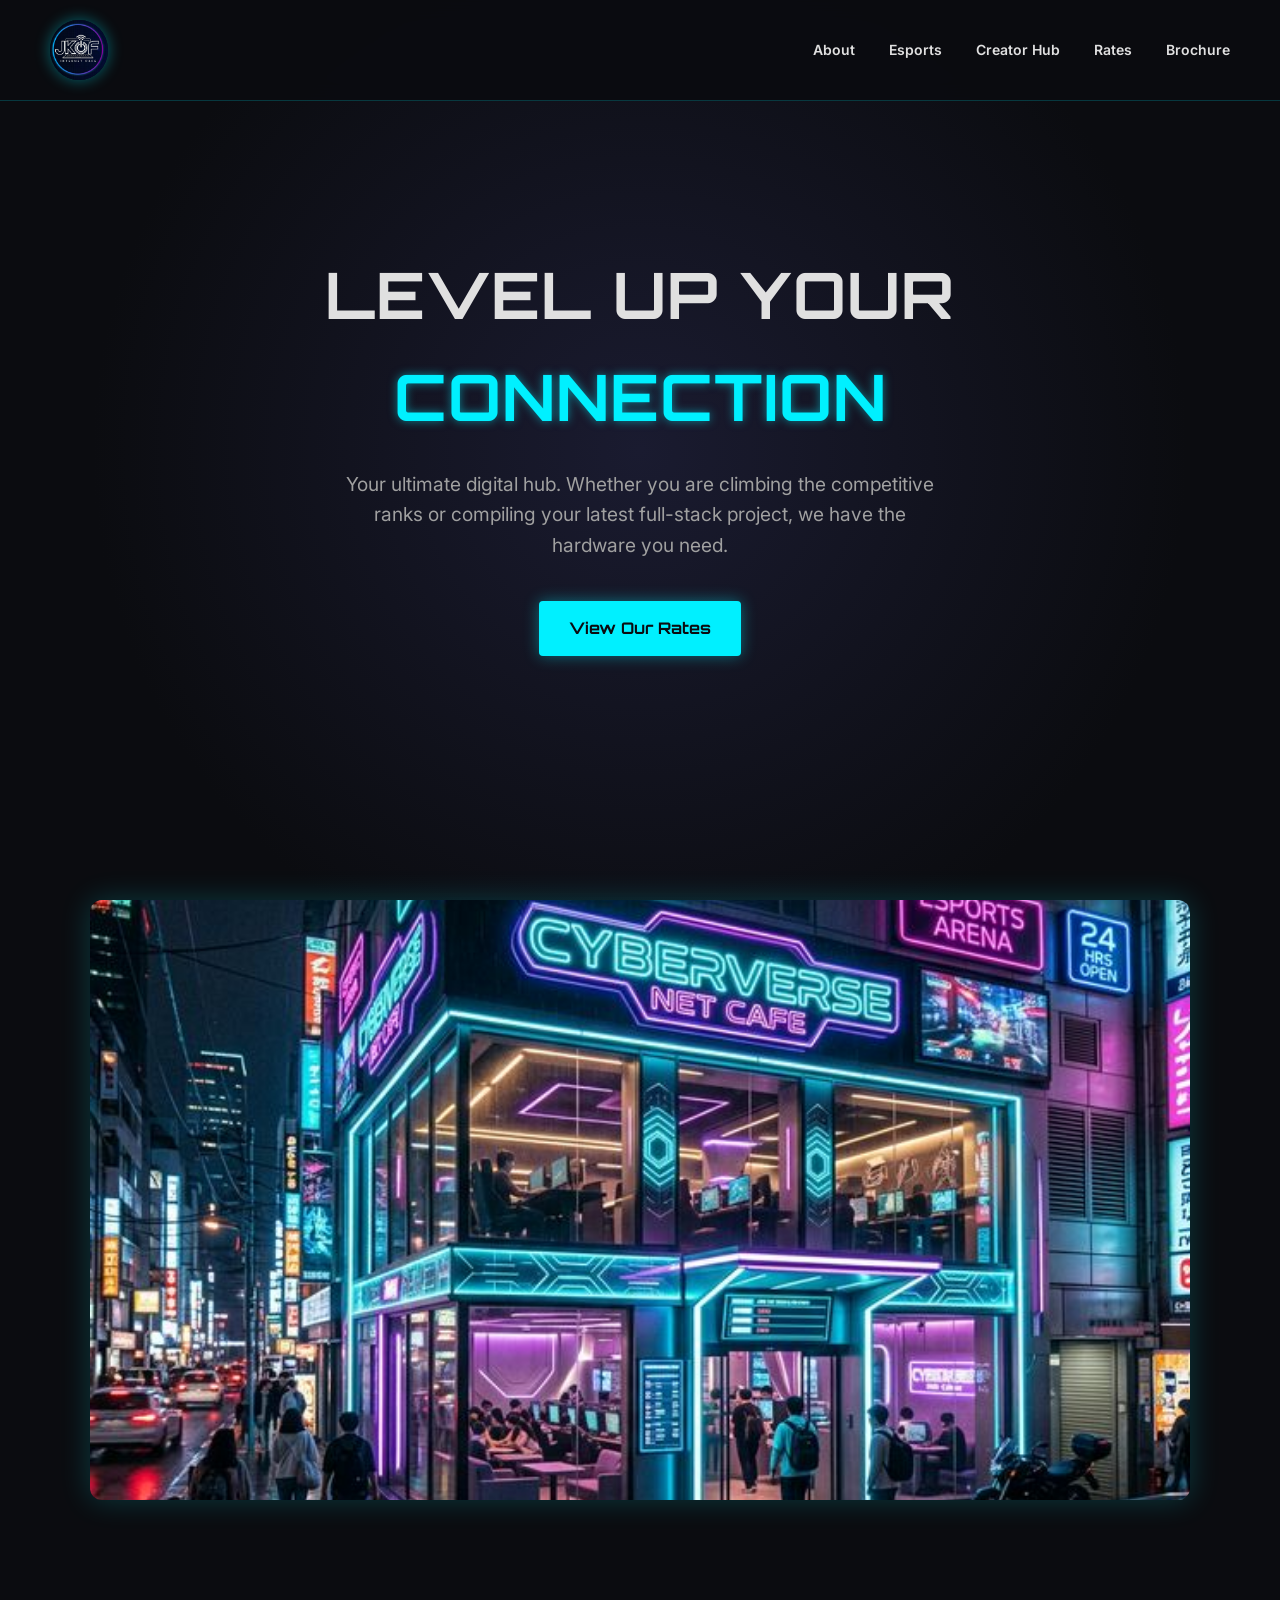
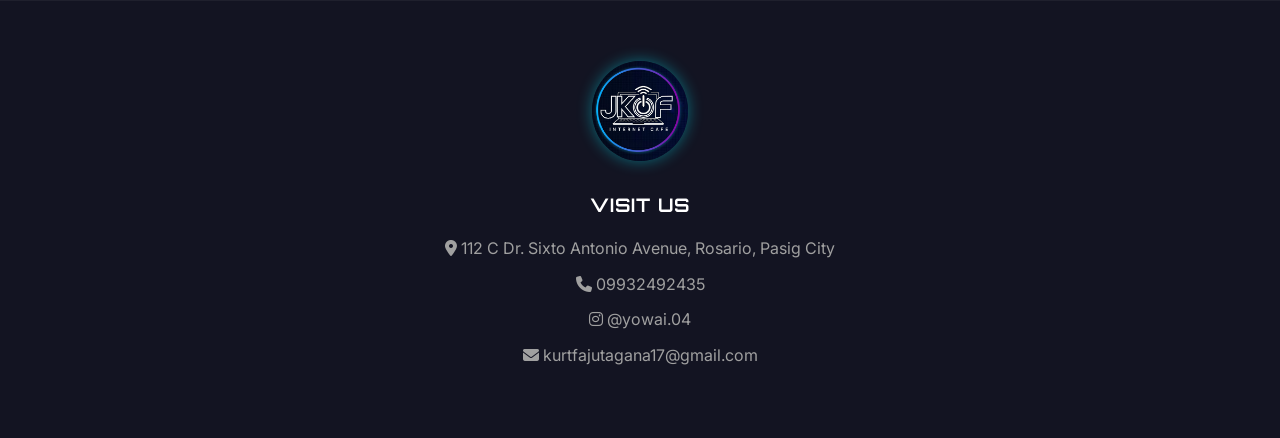
<file: index.html>
<!DOCTYPE html>
<html lang="en">

<head>
    <meta charset="UTF-8">
    <meta name="viewport" content="width=device-width, initial-scale=1.0">
    <title>JKOF Internet Cafe - Home</title>
    <link rel="icon" href="images/logo.jpg">
    <link href="https://fonts.googleapis.com/css2?family=Inter:wght@400;600&family=Orbitron:wght@700;900&display=swap"
        rel="stylesheet">
    <link rel="stylesheet" href="https://cdnjs.cloudflare.com/ajax/libs/font-awesome/6.4.0/css/all.min.css">
    <link rel="stylesheet" href="styles/style.css">
</head>

<body>

    <nav>
        <a href="index.html" class="logo">
            <img src="images/logo.jpg" alt="JKOF Internet Cafe" class="logo-img">
        </a>
        <div class="nav-links">
            <a href="components/about.html">About</a>
            <a href="components/arena.html">Esports</a>
            <a href="components/hub.html">Creator Hub</a>
            <a href="components/rates.html">Rates</a>
            <a href="components/brochure.html">Brochure</a>
        </div>
    </nav>

    <header class="hero">
        <h1>Level Up Your <br><span>Connection</span></h1>
        <p>Your ultimate digital hub. Whether you are climbing the competitive ranks or compiling your latest full-stack
            project, we have the hardware you need.</p>
        <a href="components/rates.html" class="btn">View Our Rates</a>
    </header>

    <section class="fade-in" style="padding-top: 0;">
        <img src="images/home-hero.png" alt="JKOF Internet Cafe Exterior"
            style="width: 100%; border-radius: 12px; box-shadow: 0 0 30px rgba(0, 240, 255, 0.2); object-fit: cover; max-height: 600px; display: block; margin: 0 auto;">
    </section>

    <footer>
        <div style="display: flex; justify-content: center; margin-bottom: 30px;">
            <a href="index.html" class="logo">
                <img src="images/logo.jpg" alt="JKOF Internet Cafe" class="logo-img" style="height: 100px;">
            </a>
        </div>
        <div class="footer-info">
            <h3 style="color: #fff; margin-bottom: 15px;">Visit us</h3>
            <p><i class="fas fa-map-marker-alt"></i> 112 C Dr. Sixto Antonio Avenue, Rosario, Pasig City</p>
            <p><i class="fas fa-phone"></i> 09932492435</p>
            <p><i class="fab fa-instagram"></i> @yowai.04</p>
            <p><i class="fas fa-envelope"></i> kurtfajutagana17@gmail.com</p>
        </div>
    </footer>

    <script>
        const observerOptions = {
            root: null,
            rootMargin: '0px',
            threshold: 0.15
        };

        const observer = new IntersectionObserver((entries, observer) => {
            entries.forEach(entry => {
                if (entry.isIntersecting) {
                    entry.target.classList.add('visible');
                    observer.unobserve(entry.target);
                }
            });
        }, observerOptions);

        document.querySelectorAll('.fade-in').forEach((element) => {
            observer.observe(element);
        });
    </script>
</body>

</html>
</file>
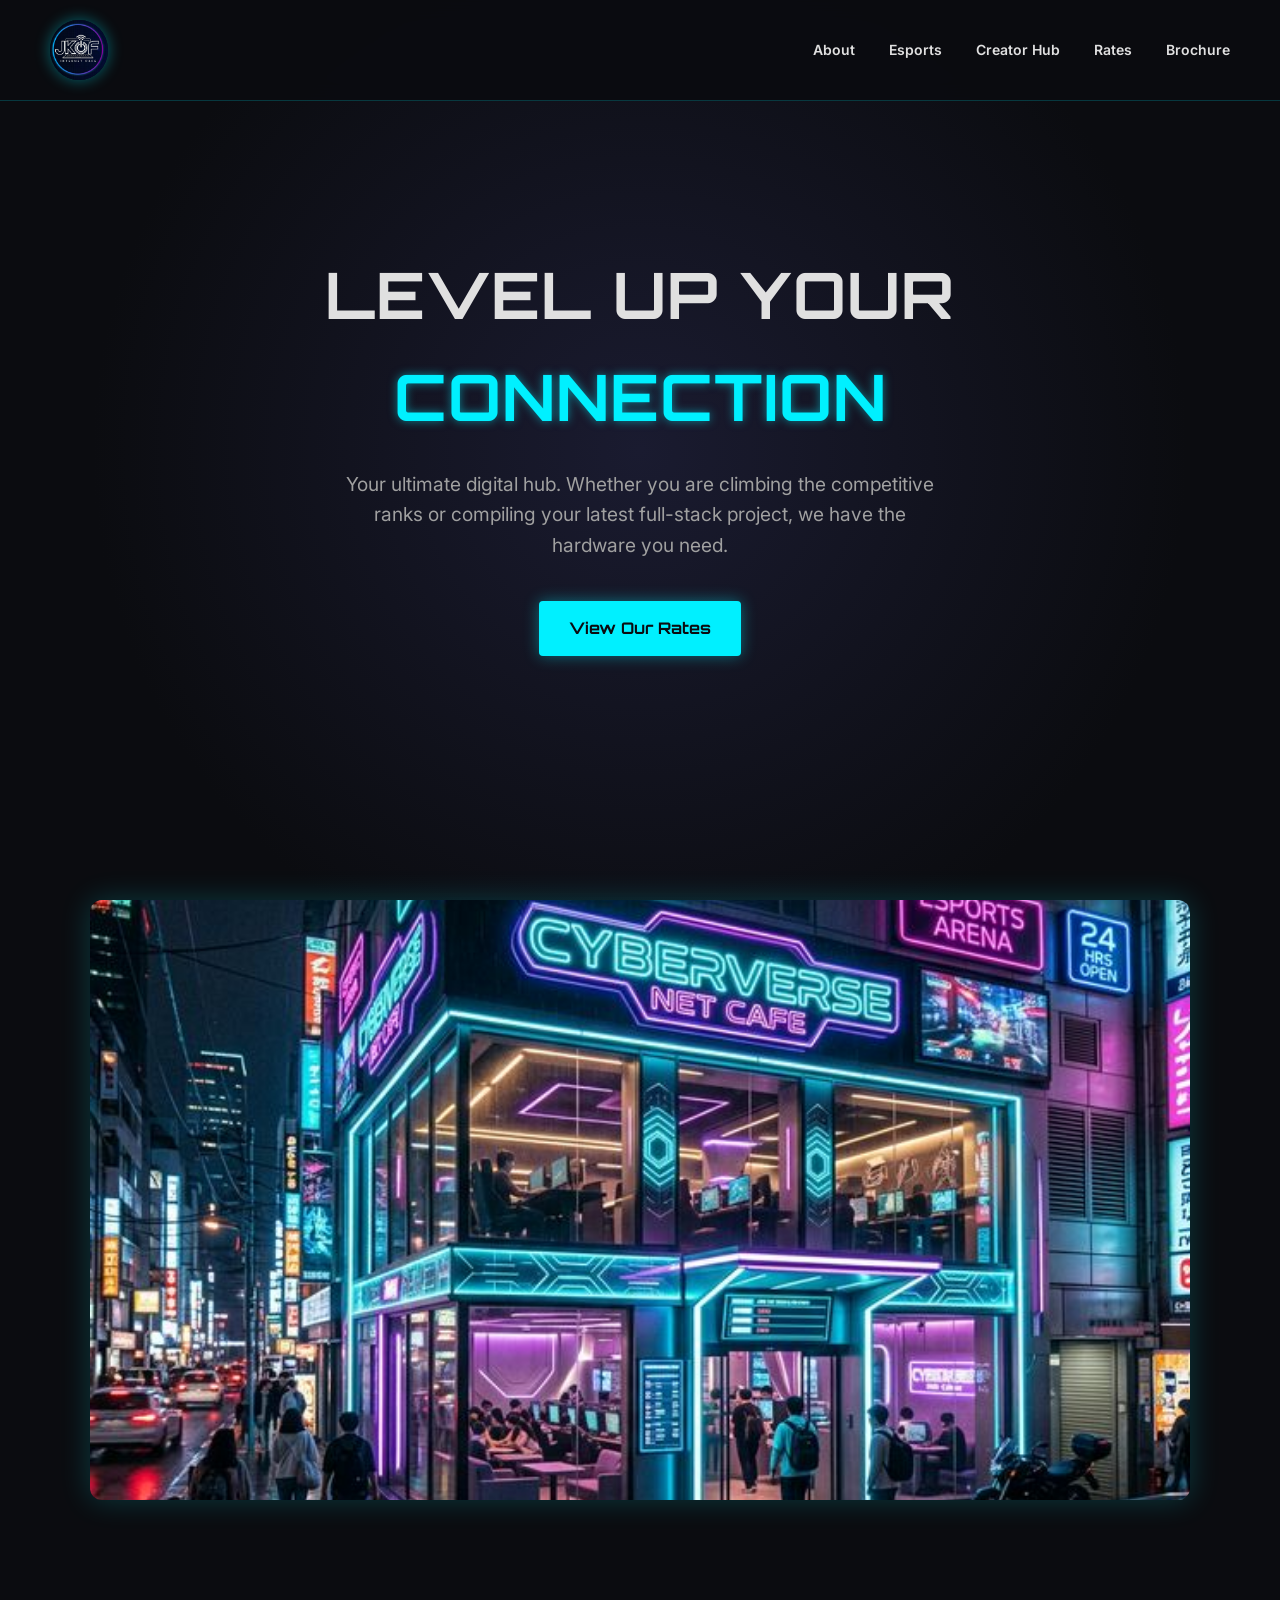
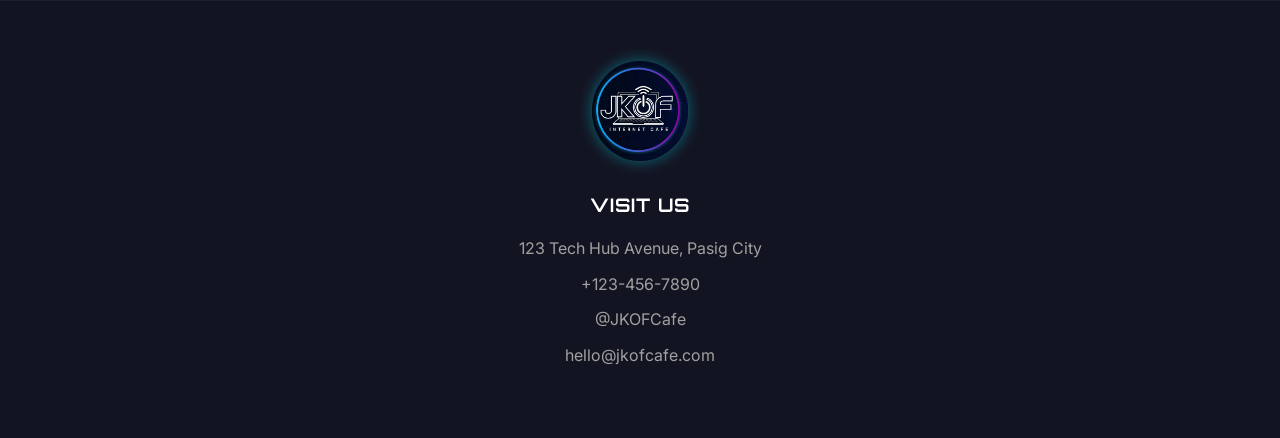
<file: components/index.html>
<!DOCTYPE html>
<html lang="en">

<head>
    <meta charset="UTF-8">
    <meta name="viewport" content="width=device-width, initial-scale=1.0">
    <title>JKOF Internet Cafe - Home</title>
    <link rel="icon" href="../images/logo.jpg">
    <link href="https://fonts.googleapis.com/css2?family=Inter:wght@400;600&family=Orbitron:wght@700;900&display=swap"
        rel="stylesheet">
    <link rel="stylesheet" href="../styles/style.css">
</head>

<body>

    <nav>
        <a href="index.html" class="logo">
            <img src="../images/logo.jpg" alt="JKOF Internet Cafe" class="logo-img">
        </a>
        <div class="nav-links">
            <a href="about.html">About</a>
            <a href="arena.html">Esports</a>
            <a href="hub.html">Creator Hub</a>
            <a href="rates.html">Rates</a>
            <a href="brochure.html">Brochure</a>
        </div>
    </nav>

    <header class="hero">
        <h1>Level Up Your <br><span>Connection</span></h1>
        <p>Your ultimate digital hub. Whether you are climbing the competitive ranks or compiling your latest full-stack
            project, we have the hardware you need.</p>
        <a href="rates.html" class="btn">View Our Rates</a>
    </header>

    <section class="fade-in" style="padding-top: 0;">
        <img src="../images/home-hero.png" alt="JKOF Internet Cafe Exterior"
            style="width: 100%; border-radius: 12px; box-shadow: 0 0 30px rgba(0, 240, 255, 0.2); object-fit: cover; max-height: 600px; display: block; margin: 0 auto;">
    </section>

    <footer>
        <div style="display: flex; justify-content: center; margin-bottom: 30px;">
            <a href="index.html" class="logo">
                <img src="../images/logo.jpg" alt="JKOF Internet Cafe" class="logo-img" style="height: 100px;">
            </a>
        </div>
        <div class="footer-info">
            <h3 style="color: #fff; margin-bottom: 15px;">Visit us</h3>
            <p>123 Tech Hub Avenue, Pasig City</p>
            <p>+123-456-7890</p>
            <p>@JKOFCafe</p>
            <p>hello@jkofcafe.com</p>
        </div>
    </footer>

    <script>
        const observerOptions = {
            root: null,
            rootMargin: '0px',
            threshold: 0.15
        };

        const observer = new IntersectionObserver((entries, observer) => {
            entries.forEach(entry => {
                if (entry.isIntersecting) {
                    entry.target.classList.add('visible');
                    observer.unobserve(entry.target);
                }
            });
        }, observerOptions);

        document.querySelectorAll('.fade-in').forEach((element) => {
            observer.observe(element);
        });
    </script>
</body>

</html>
</file>
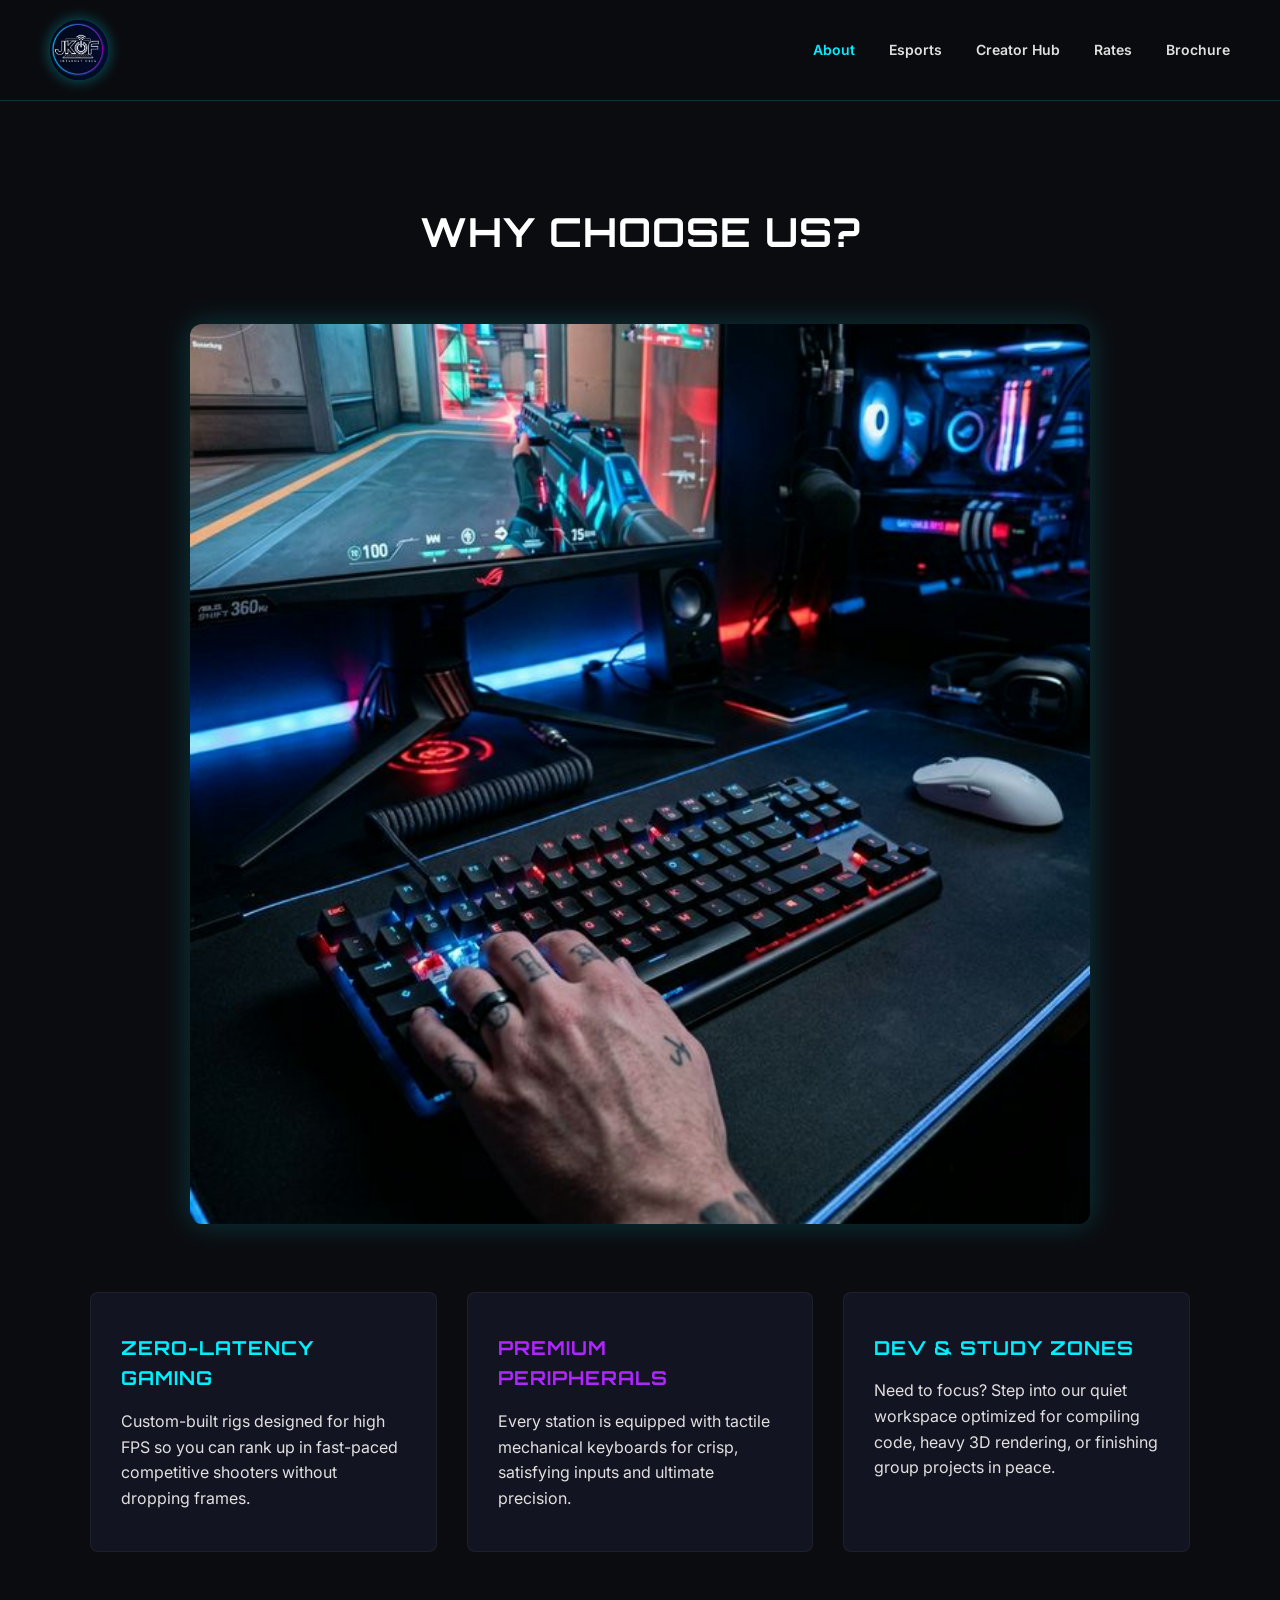
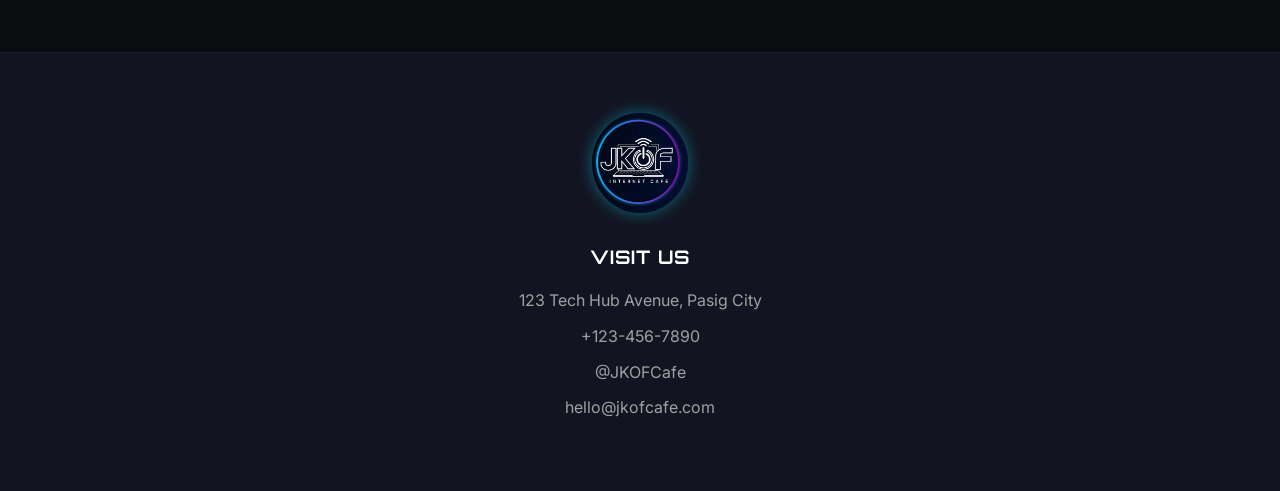
<file: about.html>
<!DOCTYPE html>
<html lang="en">

<head>
    <meta charset="UTF-8">
    <meta name="viewport" content="width=device-width, initial-scale=1.0">
    <title>JKOF Internet Cafe - About</title>
    <link rel="icon" href="logo.jpg">
    <link href="https://fonts.googleapis.com/css2?family=Inter:wght@400;600&family=Orbitron:wght@700;900&display=swap"
        rel="stylesheet">
    <link rel="stylesheet" href="style.css">
    <style>
        body {
            padding-top: 100px;
        }

        /* Offset nav */
    </style>
</head>

<body>

    <nav>
        <a href="index.html" class="logo">
            <img src="logo.jpg" alt="JKOF Internet Cafe" class="logo-img">
        </a>
        <div class="nav-links">
            <a href="about.html" style="color: var(--neon-cyan);">About</a>
            <a href="arena.html">Esports</a>
            <a href="hub.html">Creator Hub</a>
            <a href="rates.html">Rates</a>
            <a href="brochure.html">Brochure</a>
        </div>
    </nav>

    <section id="about" class="fade-in">
        <h2 class="section-title">Why Choose Us?</h2>

        <div style="margin-bottom: 60px; text-align: center;">
            <img src="about-gaming.png" alt="Premium Gaming Setup"
                style="width: 100%; max-width: 900px; border-radius: 12px; box-shadow: 0 0 30px rgba(0, 240, 255, 0.2);">
        </div>

        <div class="grid-3">
            <div class="card">
                <h3>ZERO-LATENCY GAMING</h3>
                <p>Custom-built rigs designed for high FPS so you can rank up in fast-paced competitive shooters without
                    dropping frames.</p>
            </div>
            <div class="card purple-border">
                <h3>PREMIUM PERIPHERALS</h3>
                <p>Every station is equipped with tactile mechanical keyboards for crisp, satisfying inputs and ultimate
                    precision.</p>
            </div>
            <div class="card">
                <h3>DEV & STUDY ZONES</h3>
                <p>Need to focus? Step into our quiet workspace optimized for compiling code, heavy 3D rendering, or
                    finishing group projects in peace.</p>
            </div>
        </div>
    </section>

    <footer>
        <div style="display: flex; justify-content: center; margin-bottom: 30px;">
            <a href="index.html" class="logo">
                <img src="logo.jpg" alt="JKOF Internet Cafe" class="logo-img" style="height: 100px;">
            </a>
        </div>
        <div class="footer-info">
            <h3 style="color: #fff; margin-bottom: 15px;">Visit us</h3>
            <p>123 Tech Hub Avenue, Pasig City</p>
            <p>+123-456-7890</p>
            <p>@JKOFCafe</p>
            <p>hello@jkofcafe.com</p>
        </div>
    </footer>

    <script>
        const observerOptions = {
            root: null,
            rootMargin: '0px',
            threshold: 0.15
        };

        const observer = new IntersectionObserver((entries, observer) => {
            entries.forEach(entry => {
                if (entry.isIntersecting) {
                    entry.target.classList.add('visible');
                    observer.unobserve(entry.target);
                }
            });
        }, observerOptions);

        document.querySelectorAll('.fade-in').forEach((element) => {
            observer.observe(element);
        });
    </script>
</body>

</html>
</file>
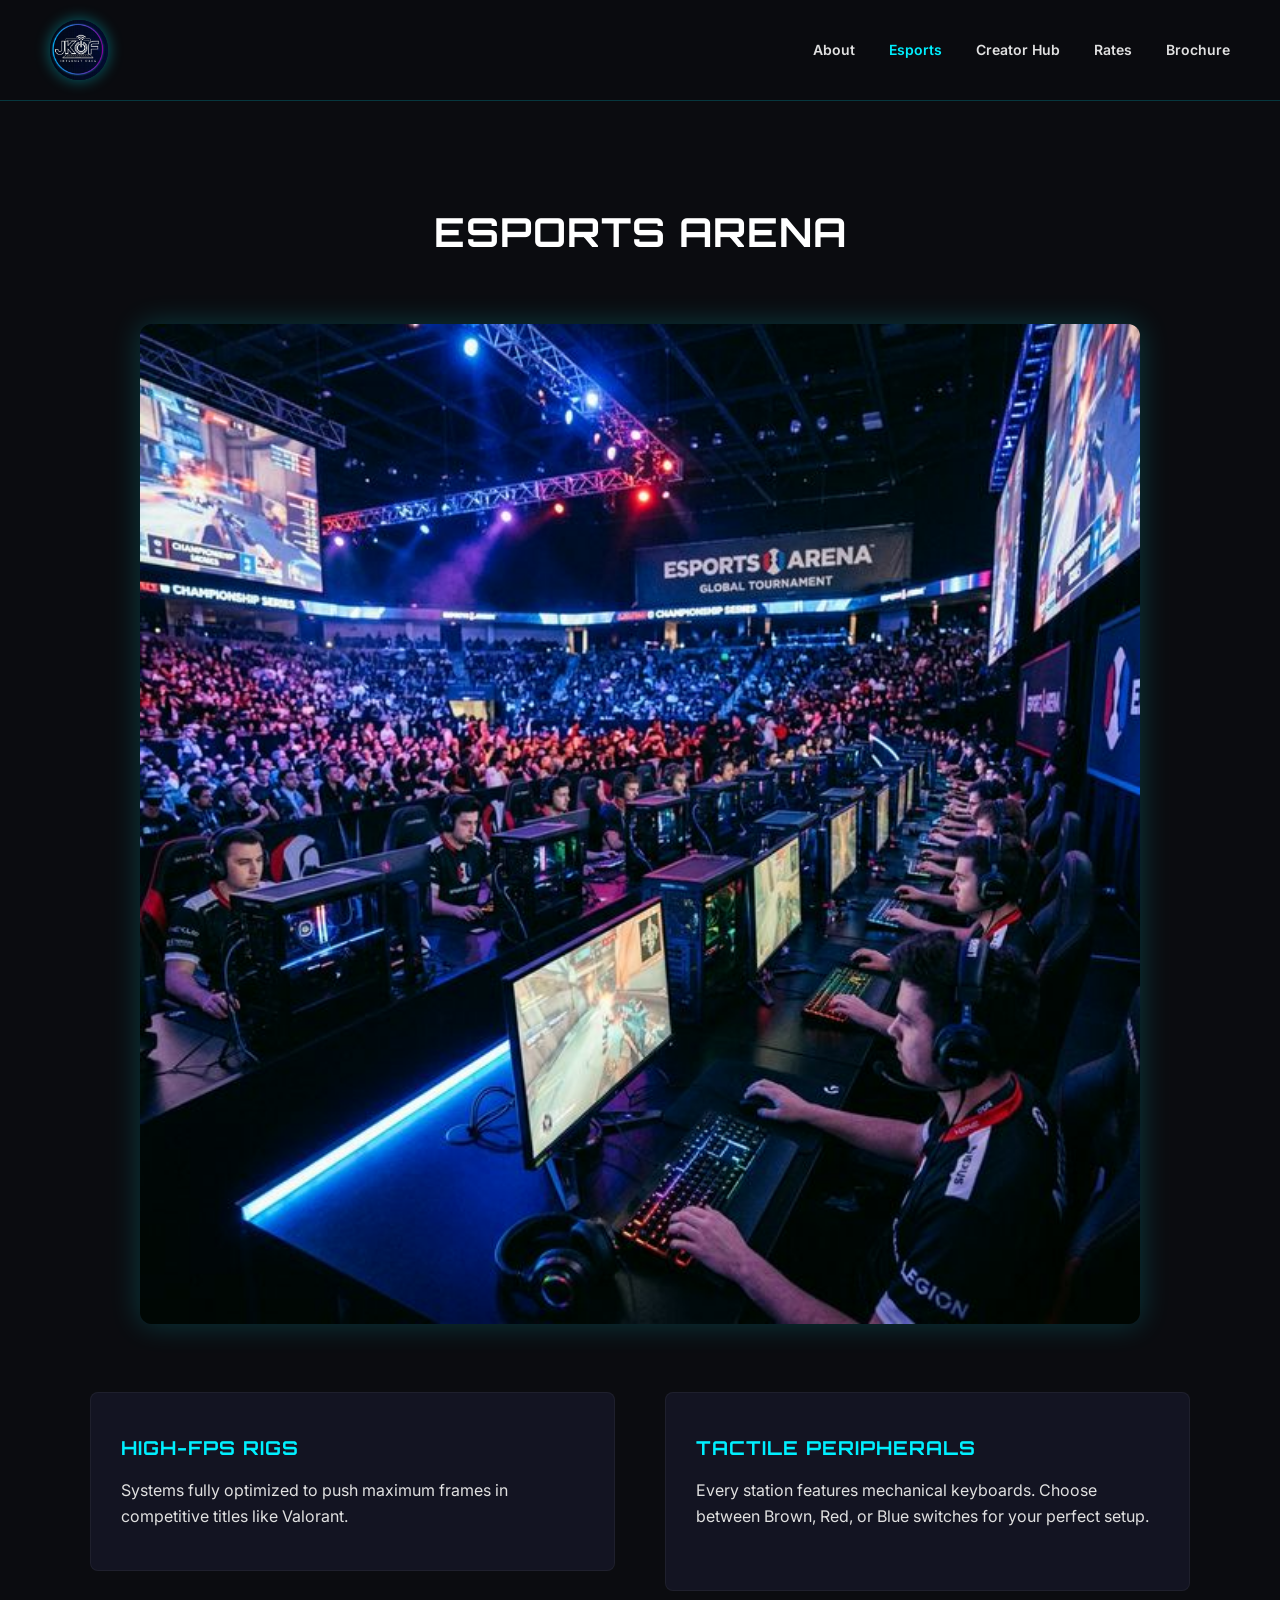
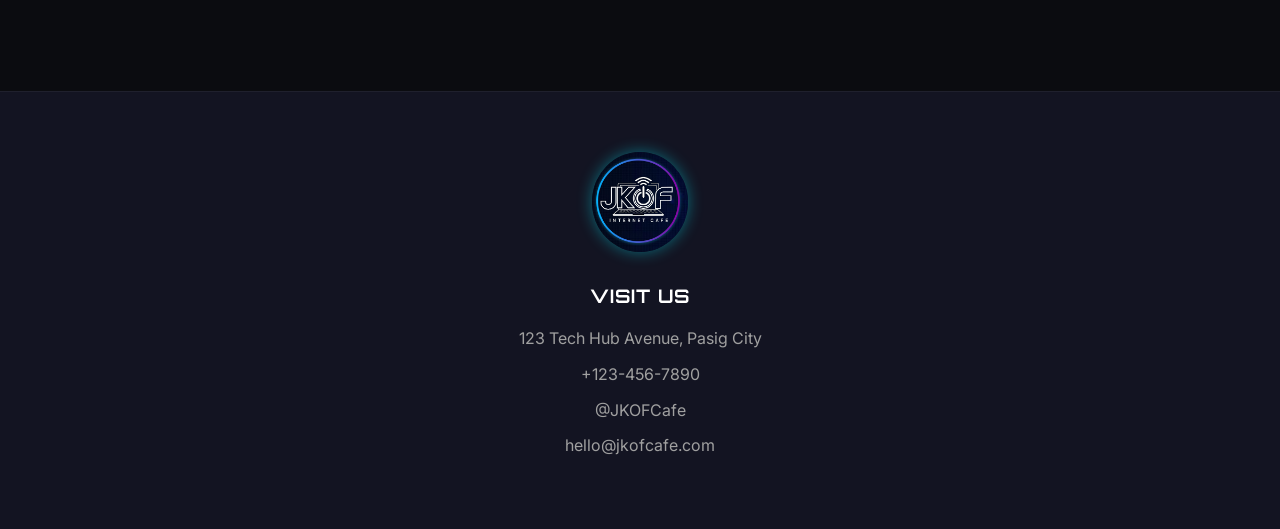
<file: arena.html>
<!DOCTYPE html>
<html lang="en">

<head>
    <meta charset="UTF-8">
    <meta name="viewport" content="width=device-width, initial-scale=1.0">
    <title>JKOF Internet Cafe - Esports Arena</title>
    <link rel="icon" href="logo.jpg">
    <link href="https://fonts.googleapis.com/css2?family=Inter:wght@400;600&family=Orbitron:wght@700;900&display=swap"
        rel="stylesheet">
    <link rel="stylesheet" href="style.css">
    <style>
        body {
            padding-top: 100px;
        }
    </style>
</head>

<body>

    <nav>
        <a href="index.html" class="logo">
            <img src="logo.jpg" alt="JKOF Internet Cafe" class="logo-img">
        </a>
        <div class="nav-links">
            <a href="about.html">About</a>
            <a href="arena.html" style="color: var(--neon-cyan);">Esports</a>
            <a href="hub.html">Creator Hub</a>
            <a href="rates.html">Rates</a>
            <a href="brochure.html">Brochure</a>
        </div>
    </nav>

    <section id="arena" class="fade-in">
        <h2 class="section-title">Esports Arena</h2>

        <div style="margin-bottom: 60px; text-align: center;">
            <img src="arena-rigs.png" alt="Esports Gaming Rigs"
                style="width: 100%; max-width: 1000px; border-radius: 12px; box-shadow: 0 0 30px rgba(0, 240, 255, 0.2);">
        </div>

        <div class="grid-2">
            <div class="card" style="margin-bottom: 20px;">
                <h3>HIGH-FPS RIGS</h3>
                <p>Systems fully optimized to push maximum frames in competitive titles like Valorant.</p>
            </div>
            <div class="card">
                <h3>TACTILE PERIPHERALS</h3>
                <p>Every station features mechanical keyboards. Choose between Brown, Red, or Blue switches for your
                    perfect setup.</p>
            </div>
        </div>
    </section>

    <footer>
        <div style="display: flex; justify-content: center; margin-bottom: 30px;">
            <a href="index.html" class="logo">
                <img src="logo.jpg" alt="JKOF Internet Cafe" class="logo-img" style="height: 100px;">
            </a>
        </div>
        <div class="footer-info">
            <h3 style="color: #fff; margin-bottom: 15px;">Visit us</h3>
            <p>123 Tech Hub Avenue, Pasig City</p>
            <p>+123-456-7890</p>
            <p>@JKOFCafe</p>
            <p>hello@jkofcafe.com</p>
        </div>
    </footer>

    <script>
        const observerOptions = {
            root: null,
            rootMargin: '0px',
            threshold: 0.15
        };

        const observer = new IntersectionObserver((entries, observer) => {
            entries.forEach(entry => {
                if (entry.isIntersecting) {
                    entry.target.classList.add('visible');
                    observer.unobserve(entry.target);
                }
            });
        }, observerOptions);

        document.querySelectorAll('.fade-in').forEach((element) => {
            observer.observe(element);
        });
    </script>
</body>

</html>
</file>
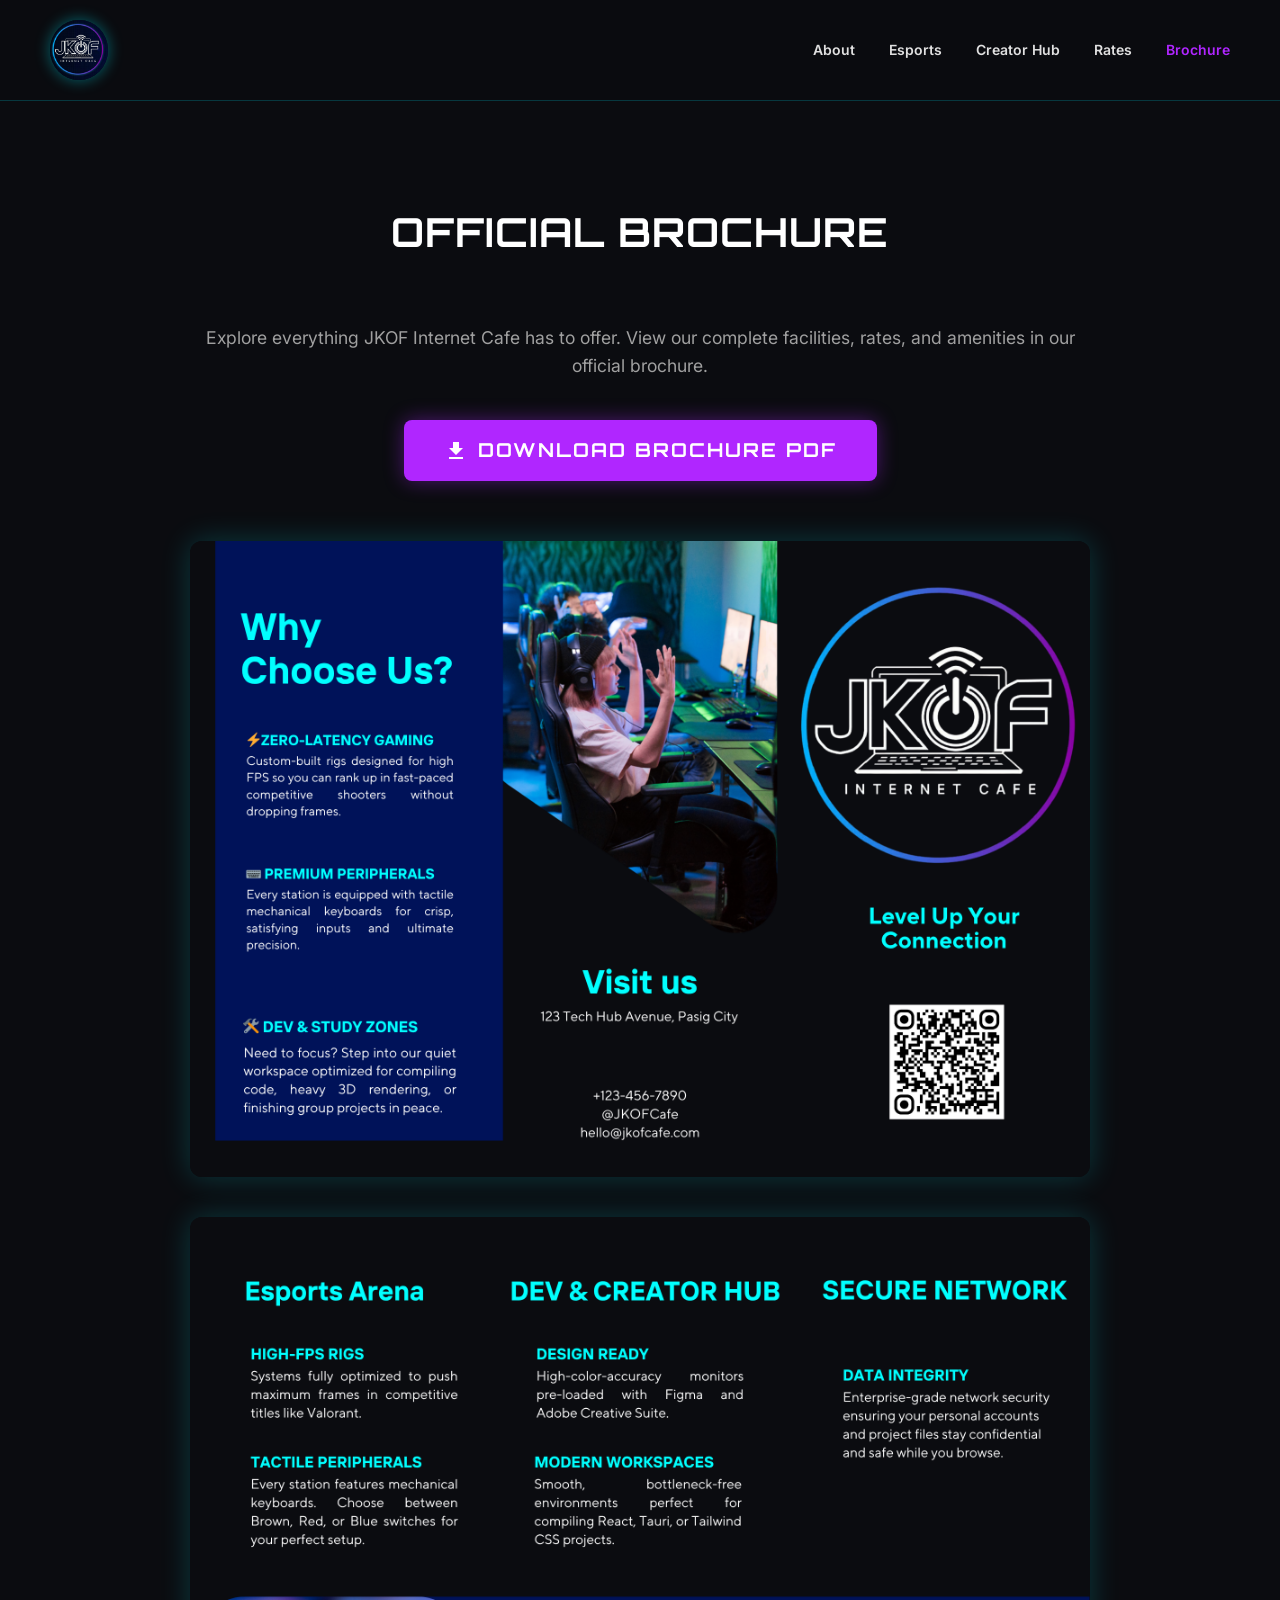
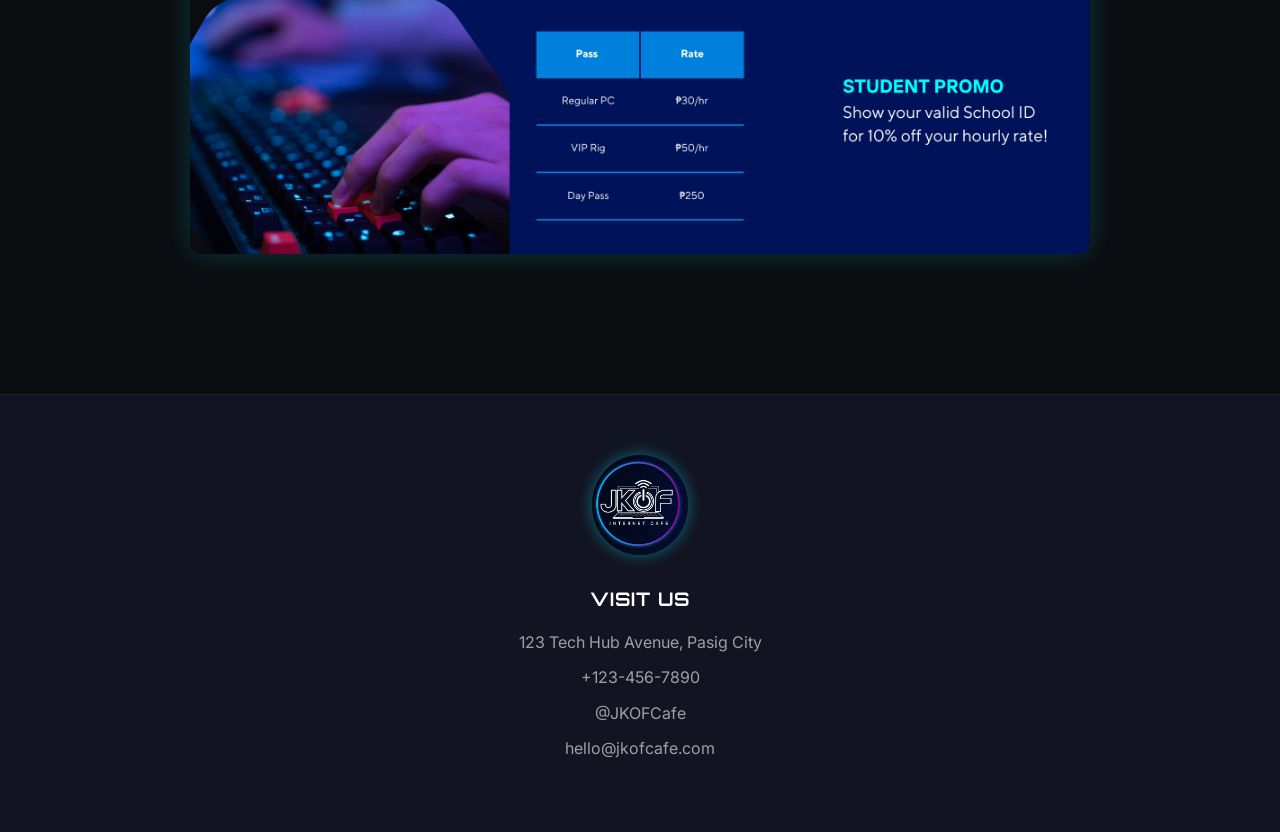
<file: brochure.html>
<!DOCTYPE html>
<html lang="en">

<head>
    <meta charset="UTF-8">
    <meta name="viewport" content="width=device-width, initial-scale=1.0">
    <title>JKOF Internet Cafe - Brochure</title>
    <link rel="icon" href="logo.jpg">
    <link href="https://fonts.googleapis.com/css2?family=Inter:wght@400;600&family=Orbitron:wght@700;900&display=swap"
        rel="stylesheet">
    <link rel="stylesheet" href="style.css">
    <style>
        body {
            padding-top: 100px;
        }

        .brochure-container {
            max-width: 1000px;
            margin: 0 auto;
            text-align: center;
        }

        .brochure-img {
            width: 100%;
            border-radius: 12px;
            box-shadow: 0 0 30px rgba(0, 240, 255, 0.2);
            margin-bottom: 40px;
            display: block;
        }

        .download-btn {
            display: inline-flex;
            align-items: center;
            justify-content: center;
            gap: 10px;
            padding: 15px 40px;
            background-color: var(--neon-purple);
            color: #fff;
            text-decoration: none;
            font-family: var(--font-header);
            font-size: 1.2rem;
            font-weight: 700;
            border-radius: 8px;
            transition: all 0.3s ease;
            box-shadow: 0 0 20px rgba(176, 38, 255, 0.4);
            margin-bottom: 60px;
            text-transform: uppercase;
            letter-spacing: 2px;
        }

        .download-btn:hover {
            background-color: #fff;
            color: var(--neon-purple);
            box-shadow: 0 0 30px rgba(176, 38, 255, 0.8);
            transform: translateY(-5px);
        }

        .download-icon {
            width: 24px;
            height: 24px;
            fill: currentColor;
        }
    </style>
</head>

<body>

    <nav>
        <a href="index.html" class="logo">
            <img src="logo.jpg" alt="JKOF Internet Cafe" class="logo-img">
        </a>
        <div class="nav-links">
            <a href="about.html">About</a>
            <a href="arena.html">Esports</a>
            <a href="hub.html">Creator Hub</a>
            <a href="rates.html">Rates</a>
            <a href="brochure.html" style="color: var(--neon-purple);">Brochure</a>
        </div>
    </nav>

    <section id="brochure" class="fade-in brochure-container">
        <h2 class="section-title">Official Brochure</h2>

        <p style="margin-bottom: 40px; color: #a0a0a0; font-size: 1.1rem;">
            Explore everything JKOF Internet Cafe has to offer. View our complete facilities, rates, and amenities in
            our official brochure.
        </p>

        <a href="brochure.pdf" download="JKOF_Cafe_Brochure.pdf" class="download-btn fade-in">
            <svg class="download-icon" viewBox="0 0 24 24" xmlns="http://www.w3.org/2000/svg">
                <path d="M19 9h-4V3H9v6H5l7 7 7-7zM5 18v2h14v-2H5z" />
            </svg>
            Download Brochure PDF
        </a>

        <!-- Display the images for online viewing -->
        <div class="fade-in">
            <img src="brochure-1.png" alt="Brochure Page 1" class="brochure-img">
            <img src="brochure-2.png" alt="Brochure Page 2" class="brochure-img">
        </div>
    </section>

    <footer>
        <div style="display: flex; justify-content: center; margin-bottom: 30px;">
            <a href="index.html" class="logo">
                <img src="logo.jpg" alt="JKOF Internet Cafe" class="logo-img" style="height: 100px;">
            </a>
        </div>
        <div class="footer-info">
            <h3 style="color: #fff; margin-bottom: 15px;">Visit us</h3>
            <p>123 Tech Hub Avenue, Pasig City</p>
            <p>+123-456-7890</p>
            <p>@JKOFCafe</p>
            <p>hello@jkofcafe.com</p>
        </div>
    </footer>

    <script>
        const observerOptions = {
            root: null,
            rootMargin: '0px',
            threshold: 0.15
        };

        const observer = new IntersectionObserver((entries, observer) => {
            entries.forEach(entry => {
                if (entry.isIntersecting) {
                    entry.target.classList.add('visible');
                    observer.unobserve(entry.target);
                }
            });
        }, observerOptions);

        document.querySelectorAll('.fade-in').forEach((element) => {
            observer.observe(element);
        });
    </script>
</body>

</html>
</file>
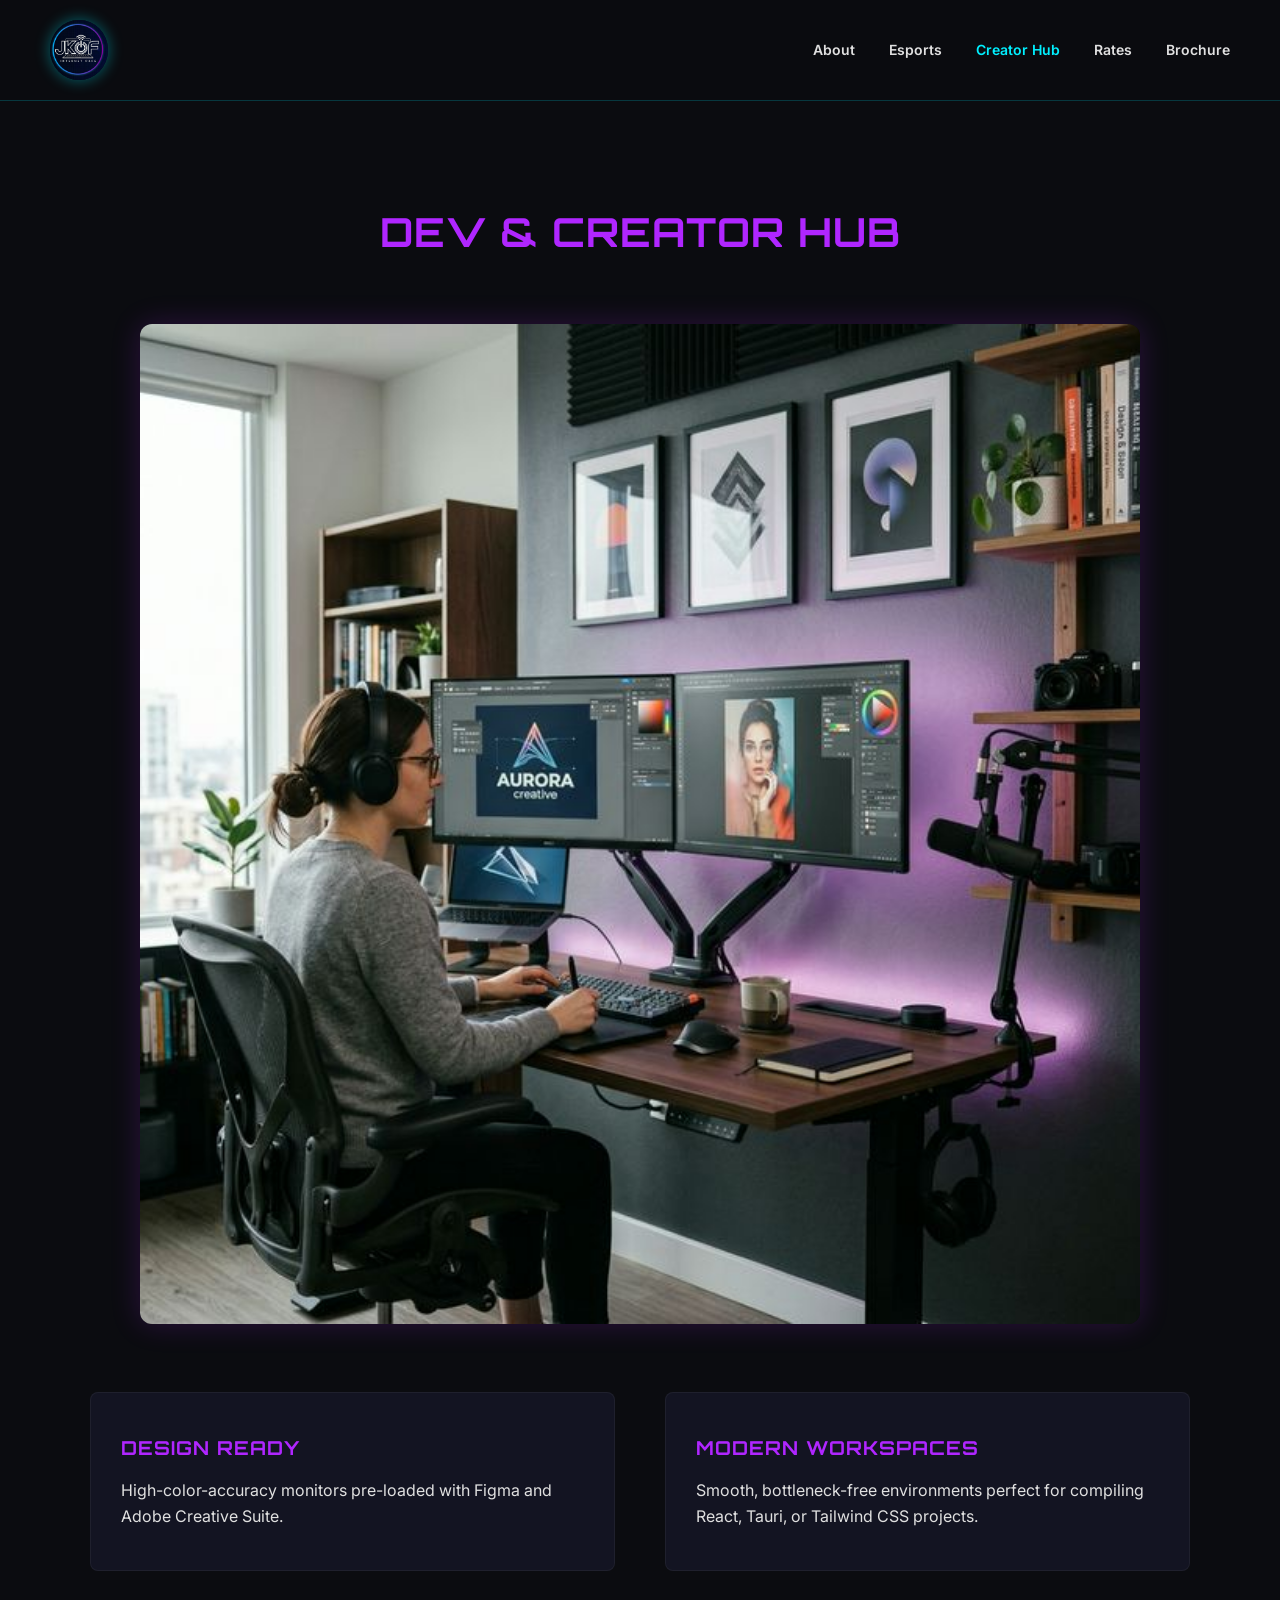
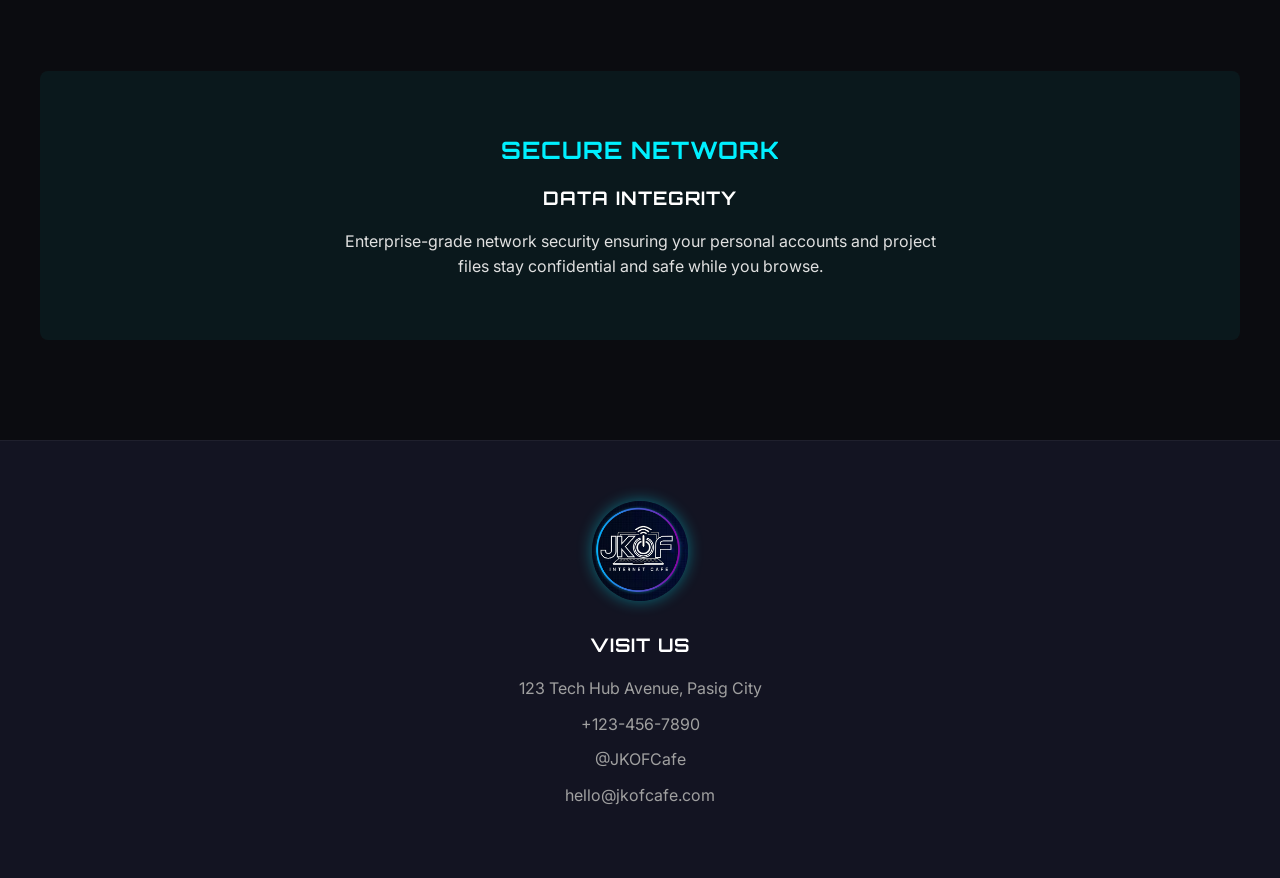
<file: hub.html>
<!DOCTYPE html>
<html lang="en">

<head>
    <meta charset="UTF-8">
    <meta name="viewport" content="width=device-width, initial-scale=1.0">
    <title>JKOF Internet Cafe - Creator Hub</title>
    <link rel="icon" href="logo.jpg">
    <link href="https://fonts.googleapis.com/css2?family=Inter:wght@400;600&family=Orbitron:wght@700;900&display=swap"
        rel="stylesheet">
    <link rel="stylesheet" href="style.css">
    <style>
        body {
            padding-top: 100px;
        }
    </style>
</head>

<body>

    <nav>
        <a href="index.html" class="logo">
            <img src="logo.jpg" alt="JKOF Internet Cafe" class="logo-img">
        </a>
        <div class="nav-links">
            <a href="about.html">About</a>
            <a href="arena.html">Esports</a>
            <a href="hub.html" style="color: var(--neon-cyan);">Creator Hub</a>
            <a href="rates.html">Rates</a>
            <a href="brochure.html">Brochure</a>
        </div>
    </nav>

    <section id="hub" class="fade-in">
        <h2 class="section-title" style="color: var(--neon-purple);">DEV & CREATOR HUB</h2>

        <div style="margin-bottom: 60px; text-align: center;">
            <img src="creator-hub.png" alt="Creator Studio Workspace"
                style="width: 100%; max-width: 1000px; border-radius: 12px; box-shadow: 0 0 30px rgba(176, 38, 255, 0.2);">
        </div>

        <div class="grid-2">
            <div class="card purple-border">
                <h3>DESIGN READY</h3>
                <p>High-color-accuracy monitors pre-loaded with Figma and Adobe Creative Suite.</p>
            </div>
            <div class="card purple-border">
                <h3>MODERN WORKSPACES</h3>
                <p>Smooth, bottleneck-free environments perfect for compiling React, Tauri, or Tailwind CSS
                    projects.</p>
            </div>
        </div>
    </section>

    <section class="fade-in"
        style="background: rgba(0, 240, 255, 0.05); border-radius: 8px; text-align: center; padding: 60px 20px; max-width: 1200px; margin: 0 auto 100px auto;">
        <h2 style="color: var(--neon-cyan); margin-bottom: 15px;">SECURE NETWORK</h2>
        <h3 style="color: #fff; margin-bottom: 15px;">DATA INTEGRITY</h3>
        <p style="max-width: 600px; margin: 0 auto;">Enterprise-grade network security ensuring your personal accounts
            and project files stay confidential and safe while you browse.</p>
    </section>

    <footer>
        <div style="display: flex; justify-content: center; margin-bottom: 30px;">
            <a href="index.html" class="logo">
                <img src="logo.jpg" alt="JKOF Internet Cafe" class="logo-img" style="height: 100px;">
            </a>
        </div>
        <div class="footer-info">
            <h3 style="color: #fff; margin-bottom: 15px;">Visit us</h3>
            <p>123 Tech Hub Avenue, Pasig City</p>
            <p>+123-456-7890</p>
            <p>@JKOFCafe</p>
            <p>hello@jkofcafe.com</p>
        </div>
    </footer>

    <script>
        const observerOptions = {
            root: null,
            rootMargin: '0px',
            threshold: 0.15
        };

        const observer = new IntersectionObserver((entries, observer) => {
            entries.forEach(entry => {
                if (entry.isIntersecting) {
                    entry.target.classList.add('visible');
                    observer.unobserve(entry.target);
                }
            });
        }, observerOptions);

        document.querySelectorAll('.fade-in').forEach((element) => {
            observer.observe(element);
        });
    </script>
</body>

</html>
</file>
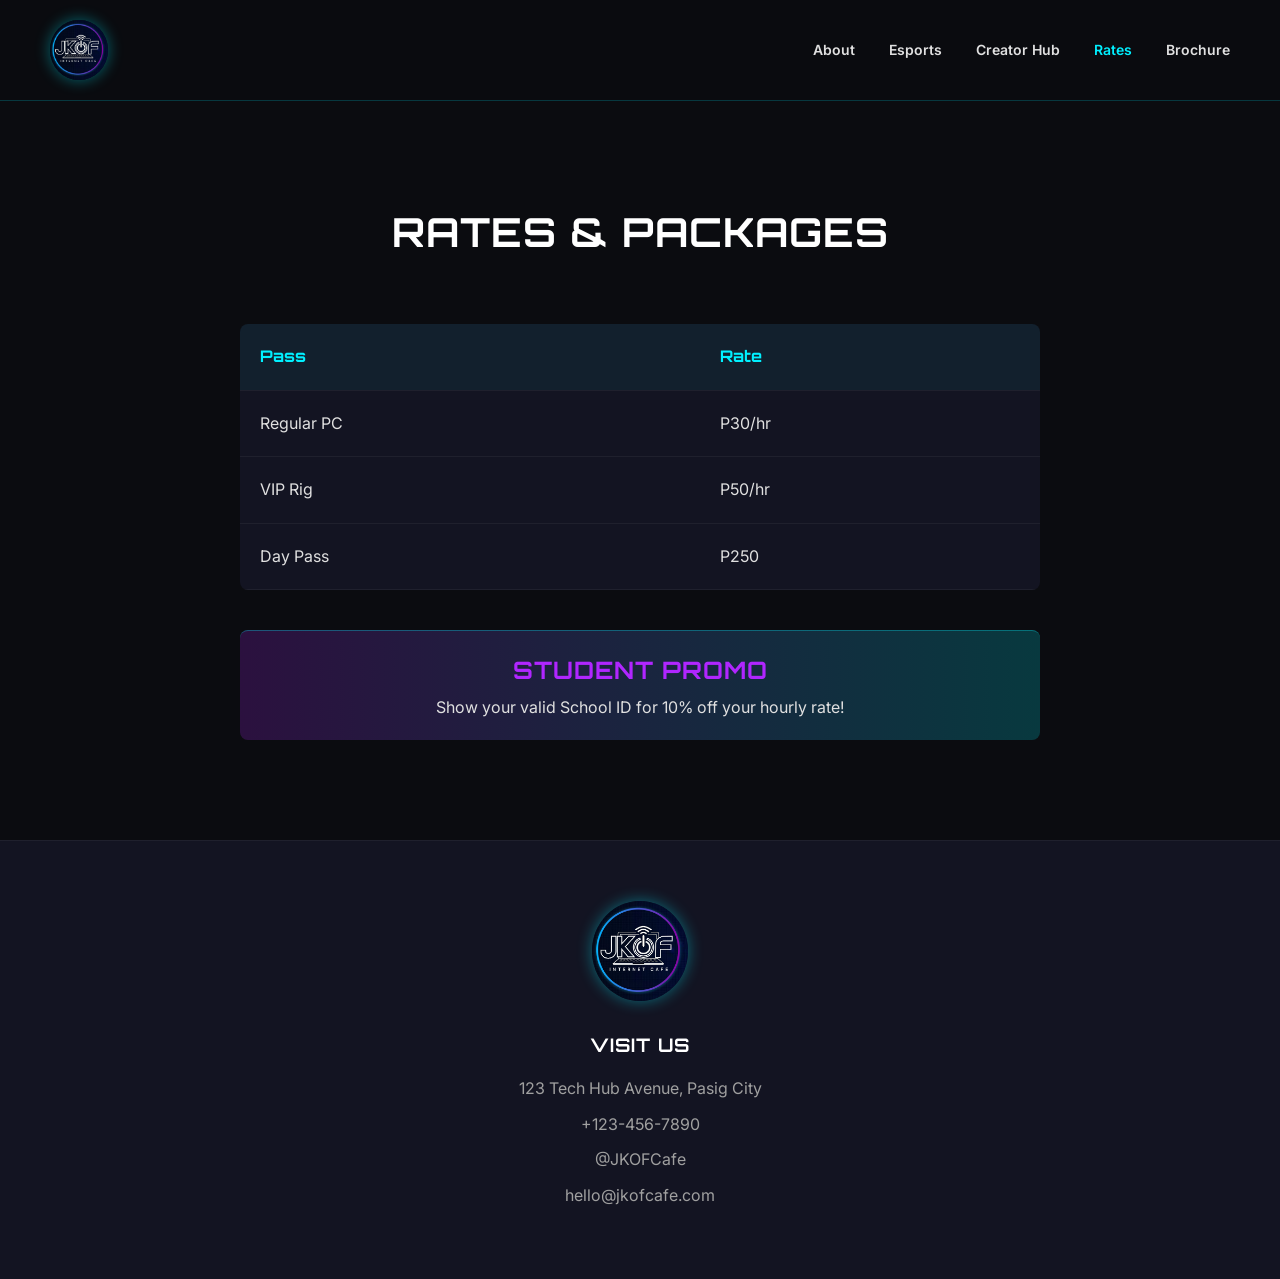
<file: rates.html>
<!DOCTYPE html>
<html lang="en">

<head>
    <meta charset="UTF-8">
    <meta name="viewport" content="width=device-width, initial-scale=1.0">
    <title>JKOF Internet Cafe - Rates</title>
    <link rel="icon" href="logo.jpg">
    <link href="https://fonts.googleapis.com/css2?family=Inter:wght@400;600&family=Orbitron:wght@700;900&display=swap"
        rel="stylesheet">
    <link rel="stylesheet" href="style.css">
    <style>
        body {
            padding-top: 100px;
        }
    </style>
</head>

<body>

    <nav>
        <a href="index.html" class="logo">
            <img src="logo.jpg" alt="JKOF Internet Cafe" class="logo-img">
        </a>
        <div class="nav-links">
            <a href="about.html">About</a>
            <a href="arena.html">Esports</a>
            <a href="hub.html">Creator Hub</a>
            <a href="rates.html" style="color: var(--neon-cyan);">Rates</a>
            <a href="brochure.html">Brochure</a>
        </div>
    </nav>

    <section id="rates" class="fade-in">
        <h2 class="section-title">Rates & Packages</h2>
        <div style="max-width: 800px; margin: 0 auto;">
            <table style="margin-bottom: 40px;">
                <thead>
                    <tr>
                        <th>Pass</th>
                        <th>Rate</th>
                    </tr>
                </thead>
                <tbody>
                    <tr>
                        <td>Regular PC</td>
                        <td>P30/hr</td>
                    </tr>
                    <tr>
                        <td>VIP Rig</td>
                        <td>P50/hr</td>
                    </tr>
                    <tr>
                        <td>Day Pass</td>
                        <td>P250</td>
                    </tr>
                </tbody>
            </table>
            <div class="promo-banner" style="border-radius: 8px;">
                <h4>STUDENT PROMO</h4>
                <p>Show your valid School ID for 10% off your hourly rate!</p>
            </div>
        </div>
    </section>

    <footer>
        <div style="display: flex; justify-content: center; margin-bottom: 30px;">
            <a href="index.html" class="logo">
                <img src="logo.jpg" alt="JKOF Internet Cafe" class="logo-img" style="height: 100px;">
            </a>
        </div>
        <div class="footer-info">
            <h3 style="color: #fff; margin-bottom: 15px;">Visit us</h3>
            <p>123 Tech Hub Avenue, Pasig City</p>
            <p>+123-456-7890</p>
            <p>@JKOFCafe</p>
            <p>hello@jkofcafe.com</p>
        </div>
    </footer>

    <script>
        const observerOptions = {
            root: null,
            rootMargin: '0px',
            threshold: 0.15
        };

        const observer = new IntersectionObserver((entries, observer) => {
            entries.forEach(entry => {
                if (entry.isIntersecting) {
                    entry.target.classList.add('visible');
                    observer.unobserve(entry.target);
                }
            });
        }, observerOptions);

        document.querySelectorAll('.fade-in').forEach((element) => {
            observer.observe(element);
        });
    </script>
</body>

</html>
</file>
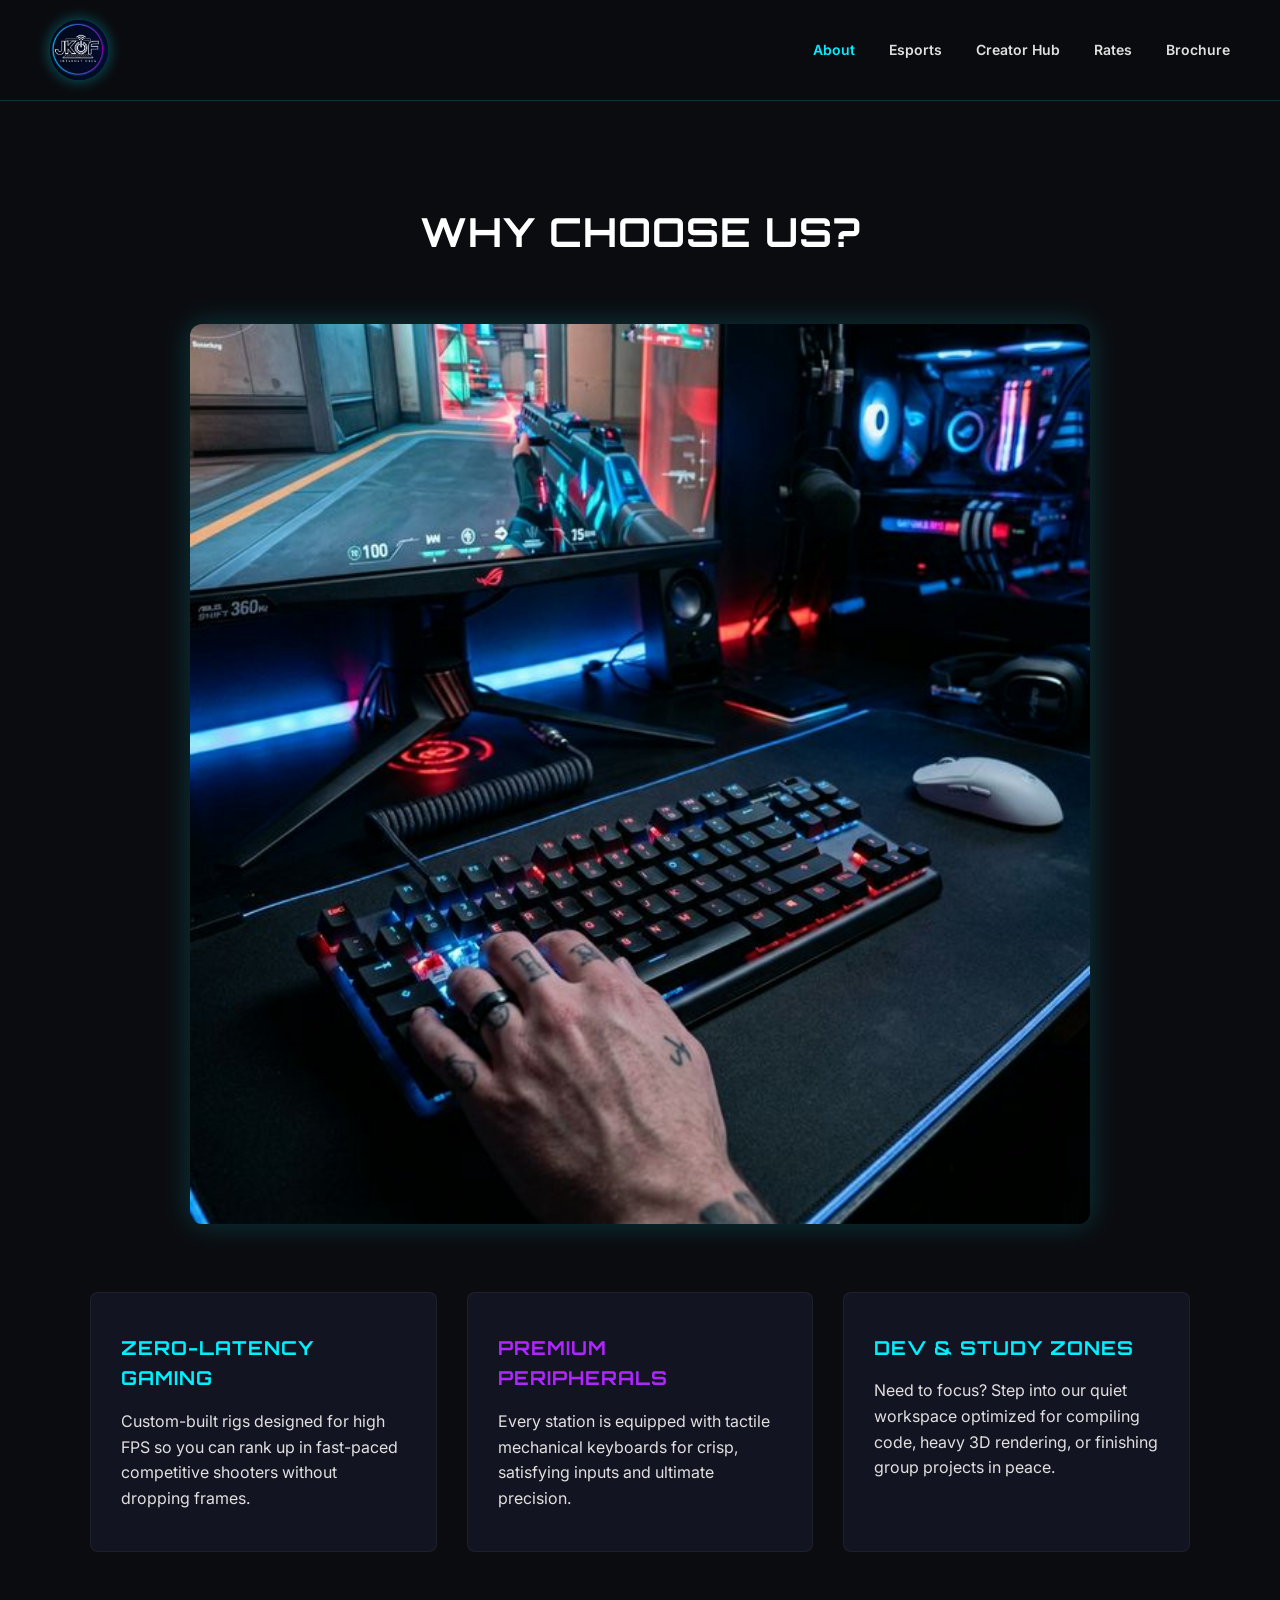
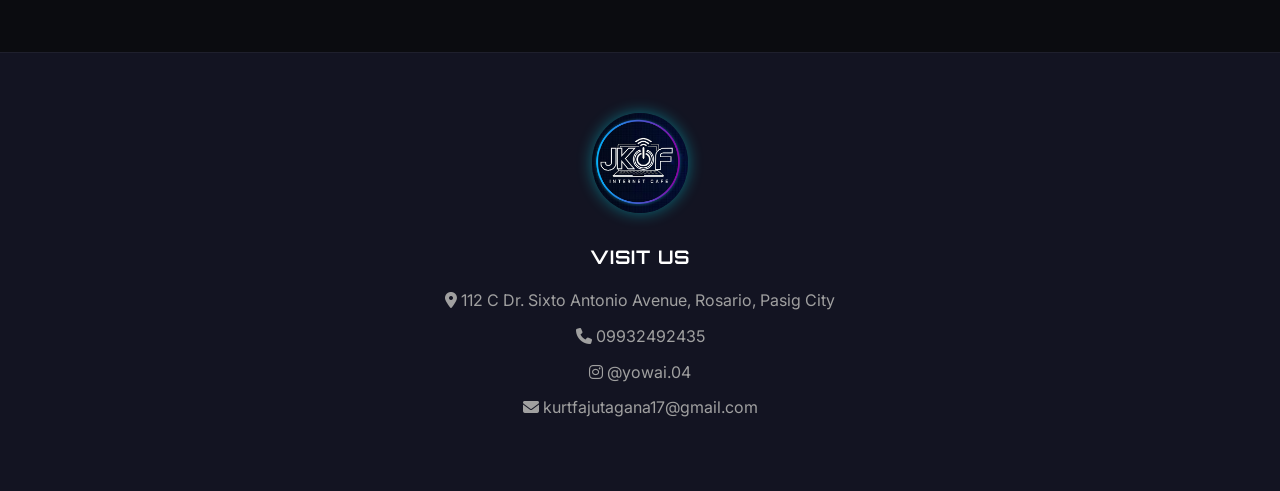
<file: components/about.html>
<!DOCTYPE html>
<html lang="en">

<head>
    <meta charset="UTF-8">
    <meta name="viewport" content="width=device-width, initial-scale=1.0">
    <title>JKOF Internet Cafe - About</title>
    <link rel="icon" href="../images/logo.jpg">
    <link href="https://fonts.googleapis.com/css2?family=Inter:wght@400;600&family=Orbitron:wght@700;900&display=swap"
        rel="stylesheet">
    <link rel="stylesheet" href="https://cdnjs.cloudflare.com/ajax/libs/font-awesome/6.4.0/css/all.min.css">
    <link rel="stylesheet" href="../styles/style.css">
    <style>
        body {
            padding-top: 100px;
        }

        /* Offset nav */
    </style>
</head>

<body>

    <nav>
        <a href="../index.html" class="logo">
            <img src="../images/logo.jpg" alt="JKOF Internet Cafe" class="logo-img">
        </a>
        <div class="nav-links">
            <a href="about.html" style="color: var(--neon-cyan);">About</a>
            <a href="arena.html">Esports</a>
            <a href="hub.html">Creator Hub</a>
            <a href="rates.html">Rates</a>
            <a href="brochure.html">Brochure</a>
        </div>
    </nav>

    <section id="about" class="fade-in">
        <h2 class="section-title">Why Choose Us?</h2>

        <div style="margin-bottom: 60px; text-align: center;">
            <img src="../images/about-gaming.png" alt="Premium Gaming Setup"
                style="width: 100%; max-width: 900px; border-radius: 12px; box-shadow: 0 0 30px rgba(0, 240, 255, 0.2);">
        </div>

        <div class="grid-3">
            <div class="card">
                <h3>ZERO-LATENCY GAMING</h3>
                <p>Custom-built rigs designed for high FPS so you can rank up in fast-paced competitive shooters without
                    dropping frames.</p>
            </div>
            <div class="card purple-border">
                <h3>PREMIUM PERIPHERALS</h3>
                <p>Every station is equipped with tactile mechanical keyboards for crisp, satisfying inputs and ultimate
                    precision.</p>
            </div>
            <div class="card">
                <h3>DEV & STUDY ZONES</h3>
                <p>Need to focus? Step into our quiet workspace optimized for compiling code, heavy 3D rendering, or
                    finishing group projects in peace.</p>
            </div>
        </div>
    </section>

    <footer>
        <div style="display: flex; justify-content: center; margin-bottom: 30px;">
            <a href="../index.html" class="logo">
                <img src="../images/logo.jpg" alt="JKOF Internet Cafe" class="logo-img" style="height: 100px;">
            </a>
        </div>
        <div class="footer-info">
            <h3 style="color: #fff; margin-bottom: 15px;">Visit us</h3>
            <p><i class="fas fa-map-marker-alt"></i> 112 C Dr. Sixto Antonio Avenue, Rosario, Pasig City</p>
            <p><i class="fas fa-phone"></i> 09932492435</p>
            <p><i class="fab fa-instagram"></i> @yowai.04</p>
            <p><i class="fas fa-envelope"></i> kurtfajutagana17@gmail.com</p>
        </div>
    </footer>

    <script>
        const observerOptions = {
            root: null,
            rootMargin: '0px',
            threshold: 0.15
        };

        const observer = new IntersectionObserver((entries, observer) => {
            entries.forEach(entry => {
                if (entry.isIntersecting) {
                    entry.target.classList.add('visible');
                    observer.unobserve(entry.target);
                }
            });
        }, observerOptions);

        document.querySelectorAll('.fade-in').forEach((element) => {
            observer.observe(element);
        });
    </script>
</body>

</html>
</file>
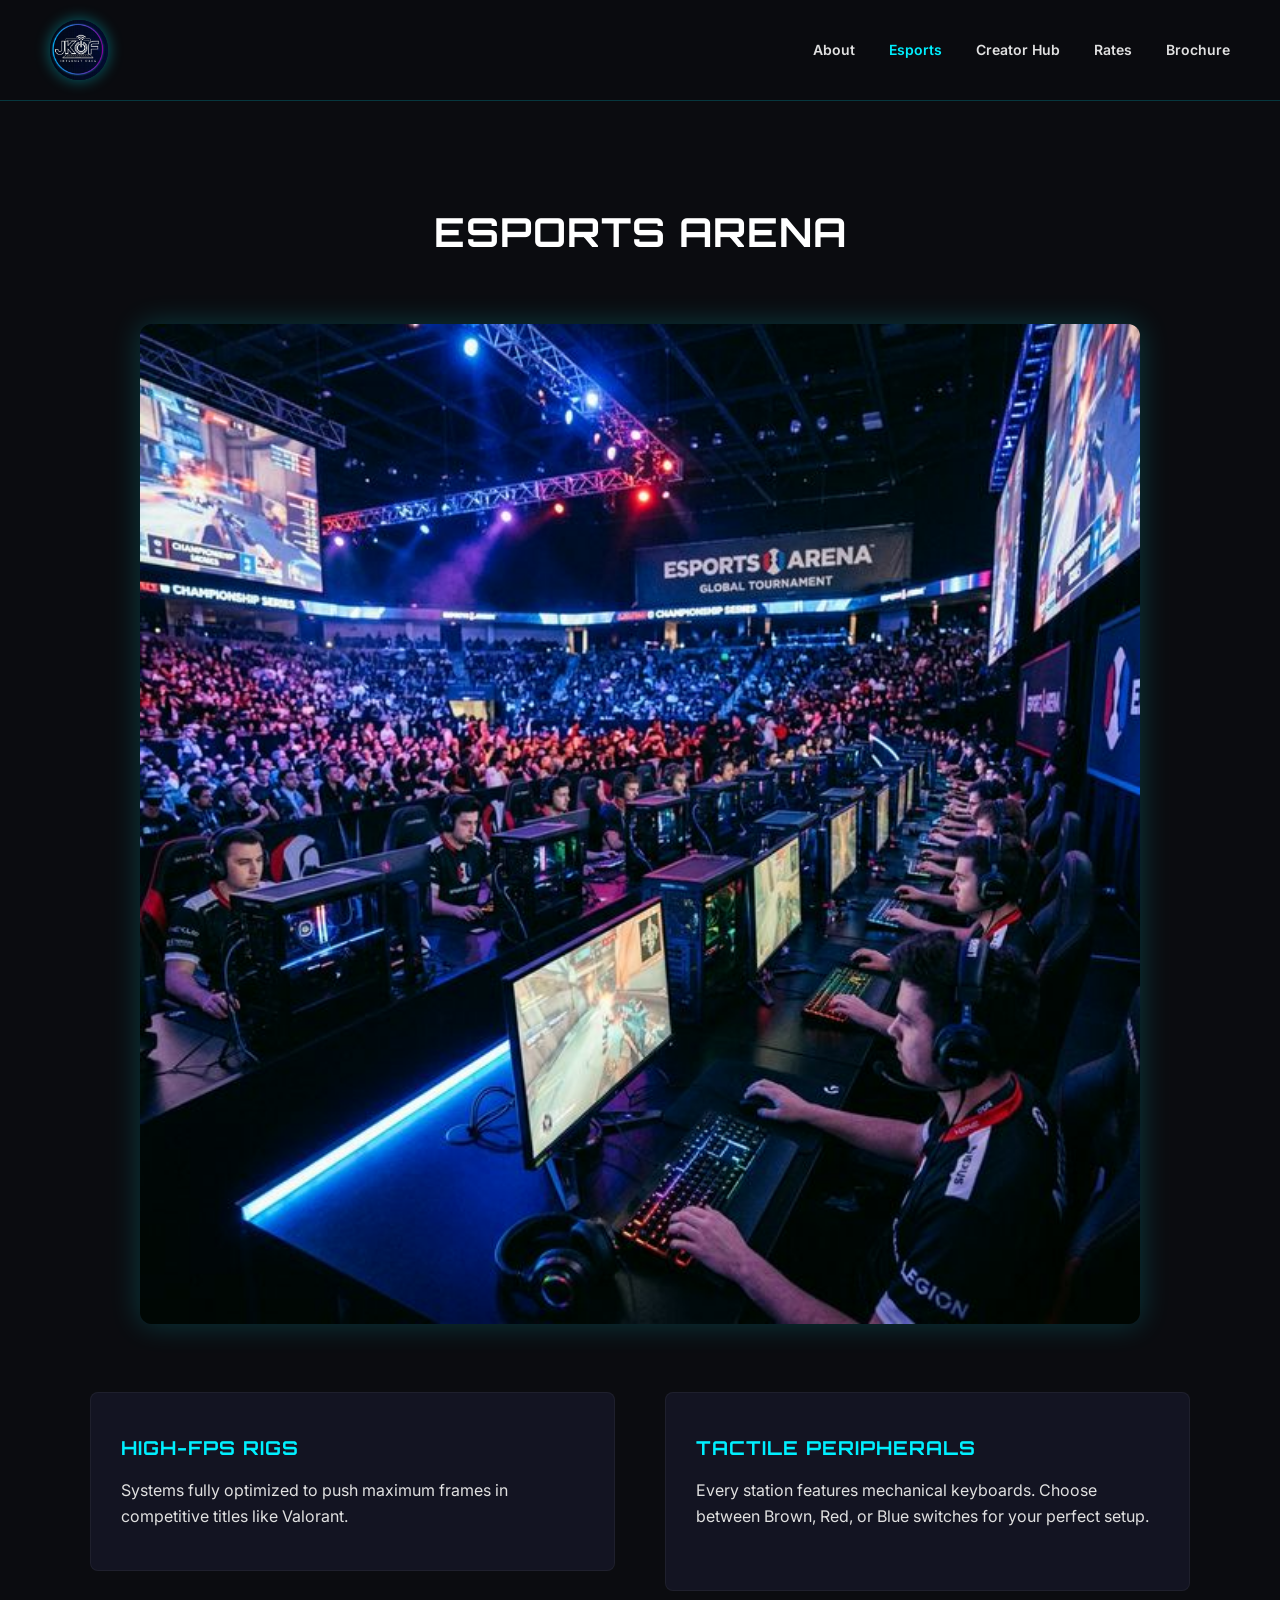
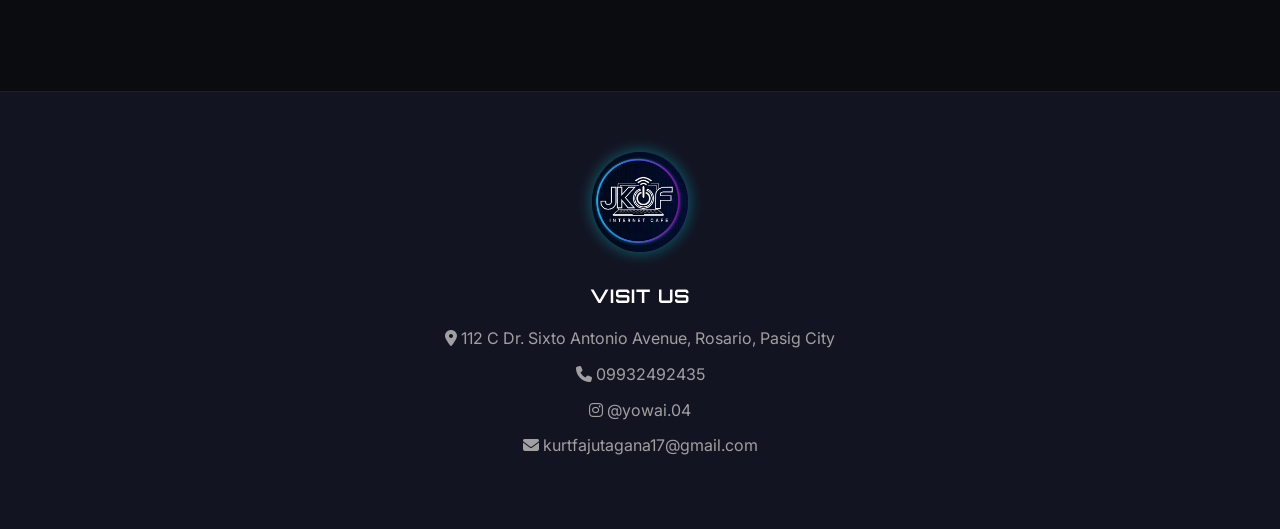
<file: components/arena.html>
<!DOCTYPE html>
<html lang="en">

<head>
    <meta charset="UTF-8">
    <meta name="viewport" content="width=device-width, initial-scale=1.0">
    <title>JKOF Internet Cafe - Esports Arena</title>
    <link rel="icon" href="../images/logo.jpg">
    <link href="https://fonts.googleapis.com/css2?family=Inter:wght@400;600&family=Orbitron:wght@700;900&display=swap"
        rel="stylesheet">
    <link rel="stylesheet" href="https://cdnjs.cloudflare.com/ajax/libs/font-awesome/6.4.0/css/all.min.css">
    <link rel="stylesheet" href="../styles/style.css">
    <style>
        body {
            padding-top: 100px;
        }
    </style>
</head>

<body>

    <nav>
        <a href="../index.html" class="logo">
            <img src="../images/logo.jpg" alt="JKOF Internet Cafe" class="logo-img">
        </a>
        <div class="nav-links">
            <a href="about.html">About</a>
            <a href="arena.html" style="color: var(--neon-cyan);">Esports</a>
            <a href="hub.html">Creator Hub</a>
            <a href="rates.html">Rates</a>
            <a href="brochure.html">Brochure</a>
        </div>
    </nav>

    <section id="arena" class="fade-in">
        <h2 class="section-title">Esports Arena</h2>

        <div style="margin-bottom: 60px; text-align: center;">
            <img src="../images/arena-rigs.png" alt="Esports Gaming Rigs"
                style="width: 100%; max-width: 1000px; border-radius: 12px; box-shadow: 0 0 30px rgba(0, 240, 255, 0.2);">
        </div>

        <div class="grid-2">
            <div class="card" style="margin-bottom: 20px;">
                <h3>HIGH-FPS RIGS</h3>
                <p>Systems fully optimized to push maximum frames in competitive titles like Valorant.</p>
            </div>
            <div class="card">
                <h3>TACTILE PERIPHERALS</h3>
                <p>Every station features mechanical keyboards. Choose between Brown, Red, or Blue switches for your
                    perfect setup.</p>
            </div>
        </div>
    </section>

    <footer>
        <div style="display: flex; justify-content: center; margin-bottom: 30px;">
            <a href="../index.html" class="logo">
                <img src="../images/logo.jpg" alt="JKOF Internet Cafe" class="logo-img" style="height: 100px;">
            </a>
        </div>
        <div class="footer-info">
            <h3 style="color: #fff; margin-bottom: 15px;">Visit us</h3>
            <p><i class="fas fa-map-marker-alt"></i> 112 C Dr. Sixto Antonio Avenue, Rosario, Pasig City</p>
            <p><i class="fas fa-phone"></i> 09932492435</p>
            <p><i class="fab fa-instagram"></i> @yowai.04</p>
            <p><i class="fas fa-envelope"></i> kurtfajutagana17@gmail.com</p>
        </div>
    </footer>

    <script>
        const observerOptions = {
            root: null,
            rootMargin: '0px',
            threshold: 0.15
        };

        const observer = new IntersectionObserver((entries, observer) => {
            entries.forEach(entry => {
                if (entry.isIntersecting) {
                    entry.target.classList.add('visible');
                    observer.unobserve(entry.target);
                }
            });
        }, observerOptions);

        document.querySelectorAll('.fade-in').forEach((element) => {
            observer.observe(element);
        });
    </script>
</body>

</html>
</file>
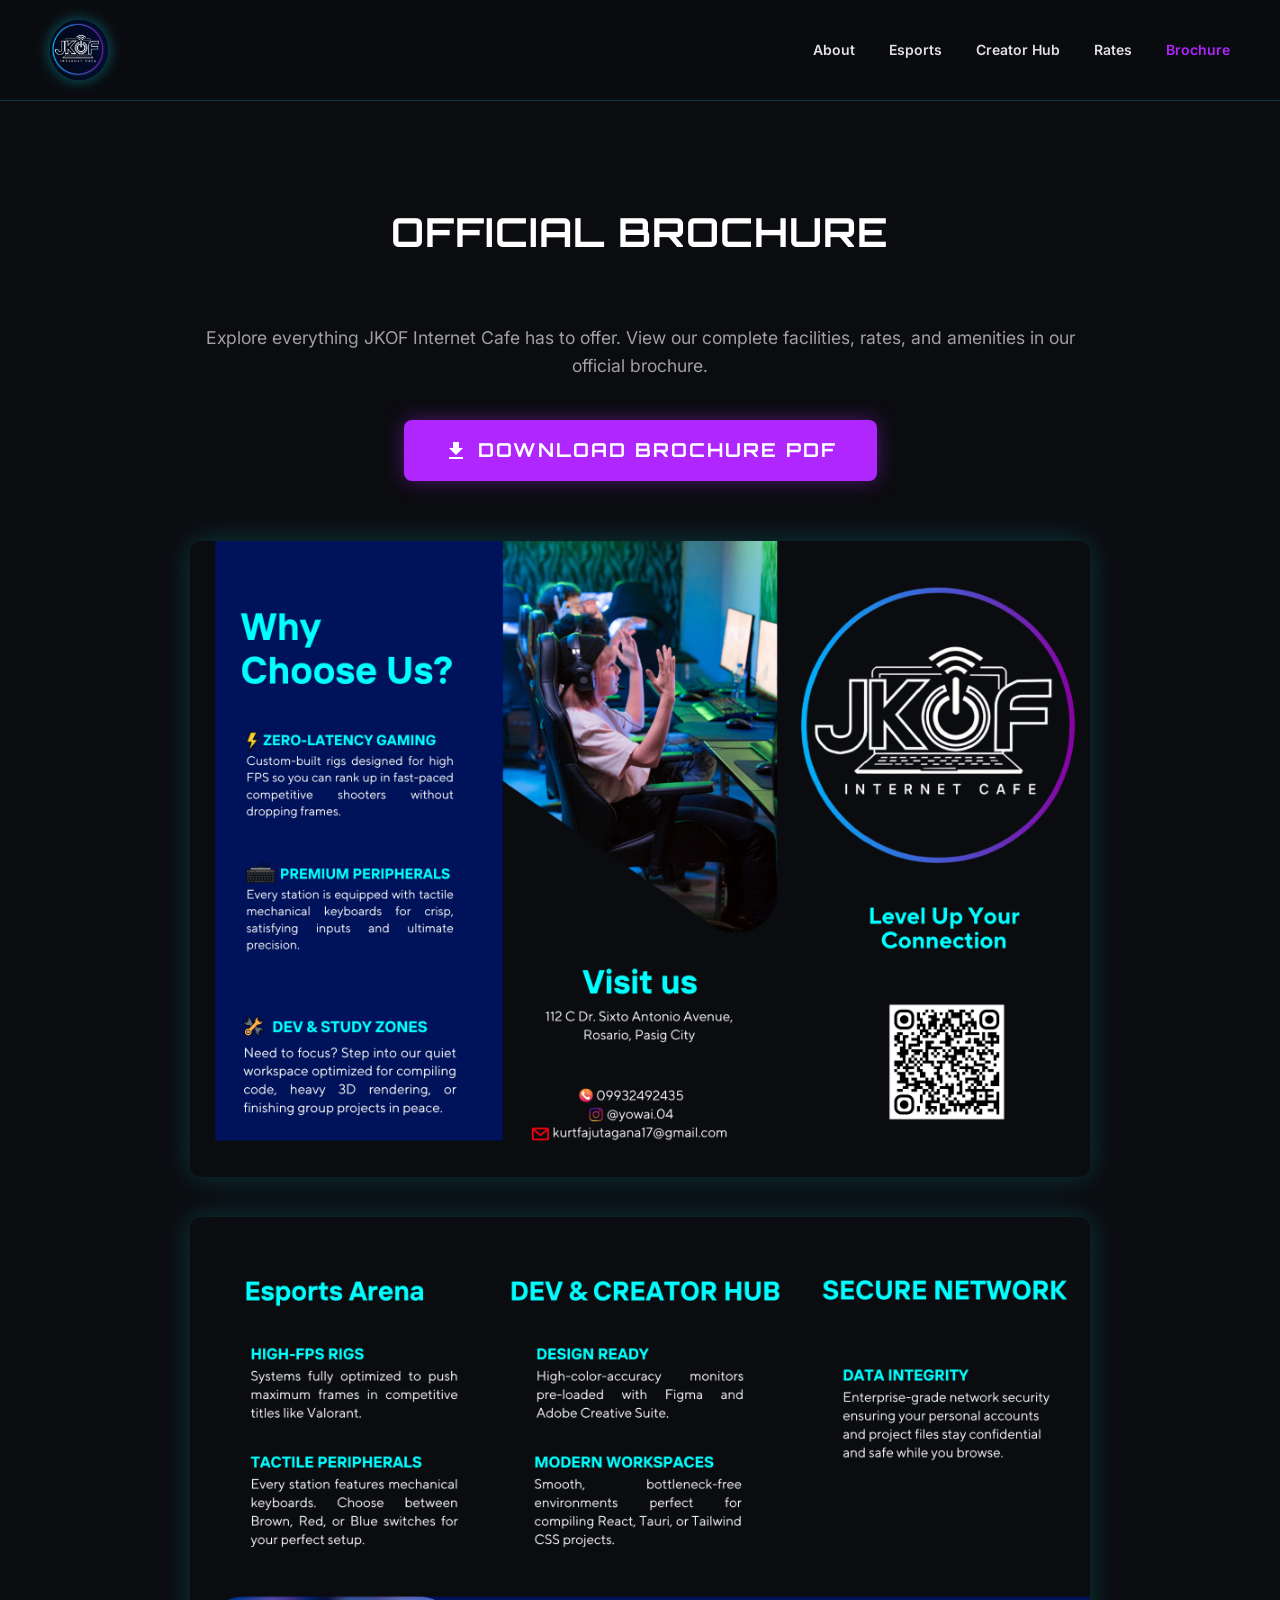
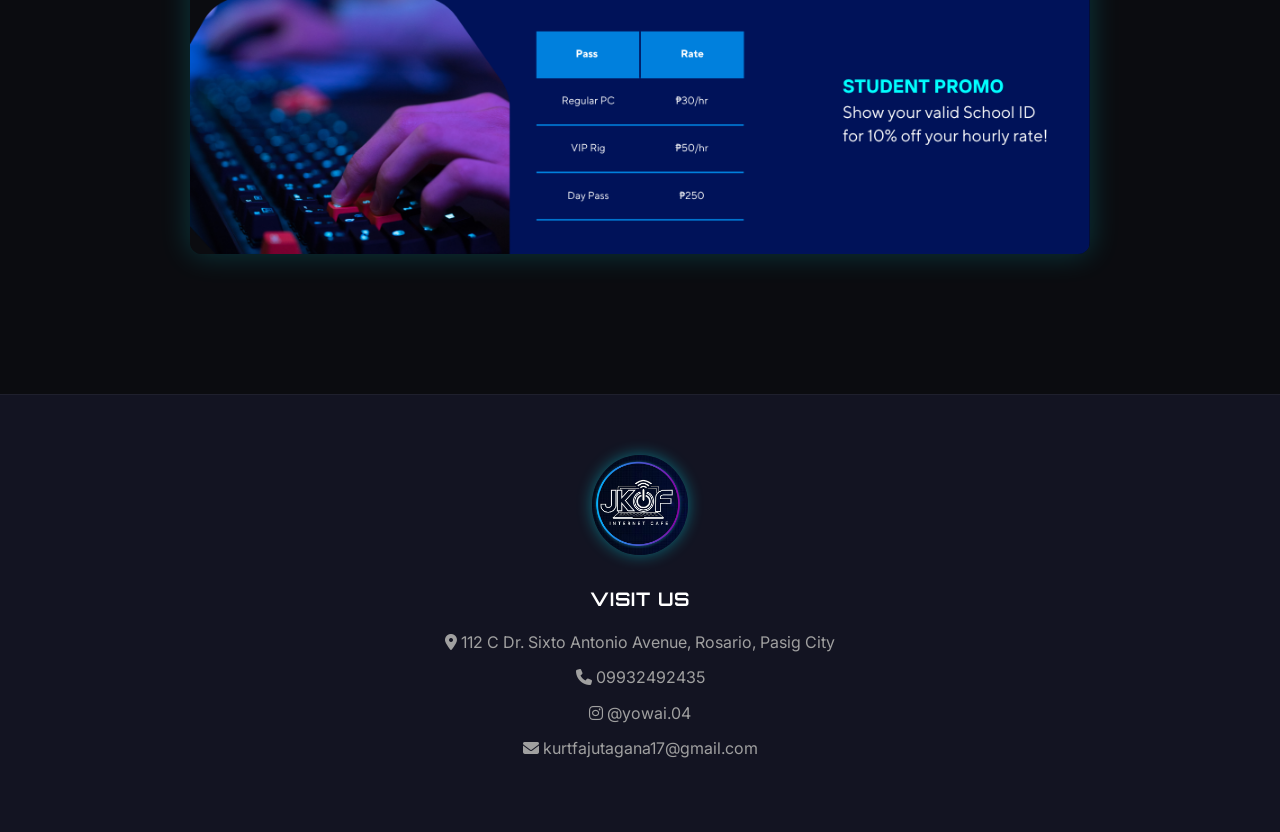
<file: components/brochure.html>
<!DOCTYPE html>
<html lang="en">

<head>
    <meta charset="UTF-8">
    <meta name="viewport" content="width=device-width, initial-scale=1.0">
    <title>JKOF Internet Cafe - Brochure</title>
    <link rel="icon" href="../images/logo.jpg">
    <link href="https://fonts.googleapis.com/css2?family=Inter:wght@400;600&family=Orbitron:wght@700;900&display=swap"
        rel="stylesheet">
    <link rel="stylesheet" href="https://cdnjs.cloudflare.com/ajax/libs/font-awesome/6.4.0/css/all.min.css">
    <link rel="stylesheet" href="../styles/style.css">
    <style>
        body {
            padding-top: 100px;
        }

        .brochure-container {
            max-width: 1000px;
            margin: 0 auto;
            text-align: center;
        }

        .brochure-img {
            width: 100%;
            border-radius: 12px;
            box-shadow: 0 0 30px rgba(0, 240, 255, 0.2);
            margin-bottom: 40px;
            display: block;
            cursor: pointer;
            transition: transform 0.3s ease, box-shadow 0.3s ease;
        }

        .brochure-img:hover {
            transform: scale(1.02);
            box-shadow: 0 0 40px rgba(0, 240, 255, 0.4);
        }

        /* Modal Styles */
        .modal {
            display: none;
            position: fixed;
            z-index: 2000;
            padding-top: 50px;
            left: 0;
            top: 0;
            width: 100%;
            height: 100%;
            overflow: auto;
            background-color: rgba(0, 0, 0, 0.9);
            backdrop-filter: blur(5px);
        }

        .modal-content {
            margin: auto;
            display: block;
            max-width: 90%;
            max-height: 90vh;
            object-fit: contain;
            border-radius: 8px;
            box-shadow: 0 0 30px rgba(0, 240, 255, 0.5);
            animation-name: zoom;
            animation-duration: 0.6s;
        }

        @keyframes zoom {
            from {
                transform: scale(0)
            }

            to {
                transform: scale(1)
            }
        }

        .close-modal {
            position: absolute;
            top: 20px;
            right: 40px;
            color: #f1f1f1;
            font-size: 50px;
            font-weight: bold;
            transition: 0.3s;
            cursor: pointer;
            z-index: 2001;
        }

        .close-modal:hover,
        .close-modal:focus {
            color: var(--neon-cyan);
            text-decoration: none;
            cursor: pointer;
        }

        .download-btn {
            display: inline-flex;
            align-items: center;
            justify-content: center;
            gap: 10px;
            padding: 15px 40px;
            background-color: var(--neon-purple);
            color: #fff;
            text-decoration: none;
            font-family: var(--font-header);
            font-size: 1.2rem;
            font-weight: 700;
            border-radius: 8px;
            transition: all 0.3s ease;
            box-shadow: 0 0 20px rgba(176, 38, 255, 0.4);
            margin-bottom: 60px;
            text-transform: uppercase;
            letter-spacing: 2px;
        }

        .download-btn:hover {
            background-color: #fff;
            color: var(--neon-purple);
            box-shadow: 0 0 30px rgba(176, 38, 255, 0.8);
            transform: translateY(-5px);
        }

        .download-icon {
            width: 24px;
            height: 24px;
            fill: currentColor;
        }
    </style>
</head>

<body>

    <nav>
        <a href="../index.html" class="logo">
            <img src="../images/logo.jpg" alt="JKOF Internet Cafe" class="logo-img">
        </a>
        <div class="nav-links">
            <a href="about.html">About</a>
            <a href="arena.html">Esports</a>
            <a href="hub.html">Creator Hub</a>
            <a href="rates.html">Rates</a>
            <a href="brochure.html" style="color: var(--neon-purple);">Brochure</a>
        </div>
    </nav>

    <section id="brochure" class="fade-in brochure-container">
        <h2 class="section-title">Official Brochure</h2>

        <p style="margin-bottom: 40px; color: #a0a0a0; font-size: 1.1rem;">
            Explore everything JKOF Internet Cafe has to offer. View our complete facilities, rates, and amenities in
            our official brochure.
        </p>

        <a href="../images/brochure.pdf" download="JKOF_Cafe_Brochure.pdf" class="download-btn fade-in">
            <svg class="download-icon" viewBox="0 0 24 24" xmlns="http://www.w3.org/2000/svg">
                <path d="M19 9h-4V3H9v6H5l7 7 7-7zM5 18v2h14v-2H5z" />
            </svg>
            Download Brochure PDF
        </a>

        <!-- Display the images for online viewing -->
        <div class="fade-in">
            <img src="../images/brochure-1.png" alt="Brochure Page 1" class="brochure-img">
            <img src="../images/brochure-2.png" alt="Brochure Page 2" class="brochure-img">
        </div>
    </section>

    <footer>
        <div style="display: flex; justify-content: center; margin-bottom: 30px;">
            <a href="../index.html" class="logo">
                <img src="../images/logo.jpg" alt="JKOF Internet Cafe" class="logo-img" style="height: 100px;">
            </a>
        </div>
        <div class="footer-info">
            <h3 style="color: #fff; margin-bottom: 15px;">Visit us</h3>
            <p><i class="fas fa-map-marker-alt"></i> 112 C Dr. Sixto Antonio Avenue, Rosario, Pasig City</p>
            <p><i class="fas fa-phone"></i> 09932492435</p>
            <p><i class="fab fa-instagram"></i> @yowai.04</p>
            <p><i class="fas fa-envelope"></i> kurtfajutagana17@gmail.com</p>
        </div>
    </footer>

    <!-- Image Modal -->
    <div id="imageModal" class="modal">
        <span class="close-modal">&times;</span>
        <img class="modal-content" id="modalImg" alt="Full Screen Brochure">
    </div>

    <script>
        const observerOptions = {
            root: null,
            rootMargin: '0px',
            threshold: 0.15
        };

        const observer = new IntersectionObserver((entries, observer) => {
            entries.forEach(entry => {
                if (entry.isIntersecting) {
                    entry.target.classList.add('visible');
                    observer.unobserve(entry.target);
                }
            });
        }, observerOptions);

        document.querySelectorAll('.fade-in').forEach((element) => {
            observer.observe(element);
        });

        // Image Modal Logic
        const modal = document.getElementById("imageModal");
        const modalImg = document.getElementById("modalImg");
        const images = document.querySelectorAll(".brochure-img");
        const closeModalBtn = document.querySelector(".close-modal");

        images.forEach(img => {
            img.addEventListener("click", function () {
                modal.style.display = "block";
                modalImg.src = this.src;
                document.body.style.overflow = "hidden"; // Prevent background scrolling
            });
        });

        function closeModal() {
            modal.style.display = "none";
            document.body.style.overflow = "auto";
        }

        closeModalBtn.addEventListener("click", closeModal);
        modal.addEventListener("click", function (e) {
            if (e.target !== modalImg) {
                closeModal();
            }
        });
        document.addEventListener("keydown", function (e) {
            if (e.key === "Escape" && modal.style.display === "block") {
                closeModal();
            }
        });
    </script>
</body>

</html>
</file>
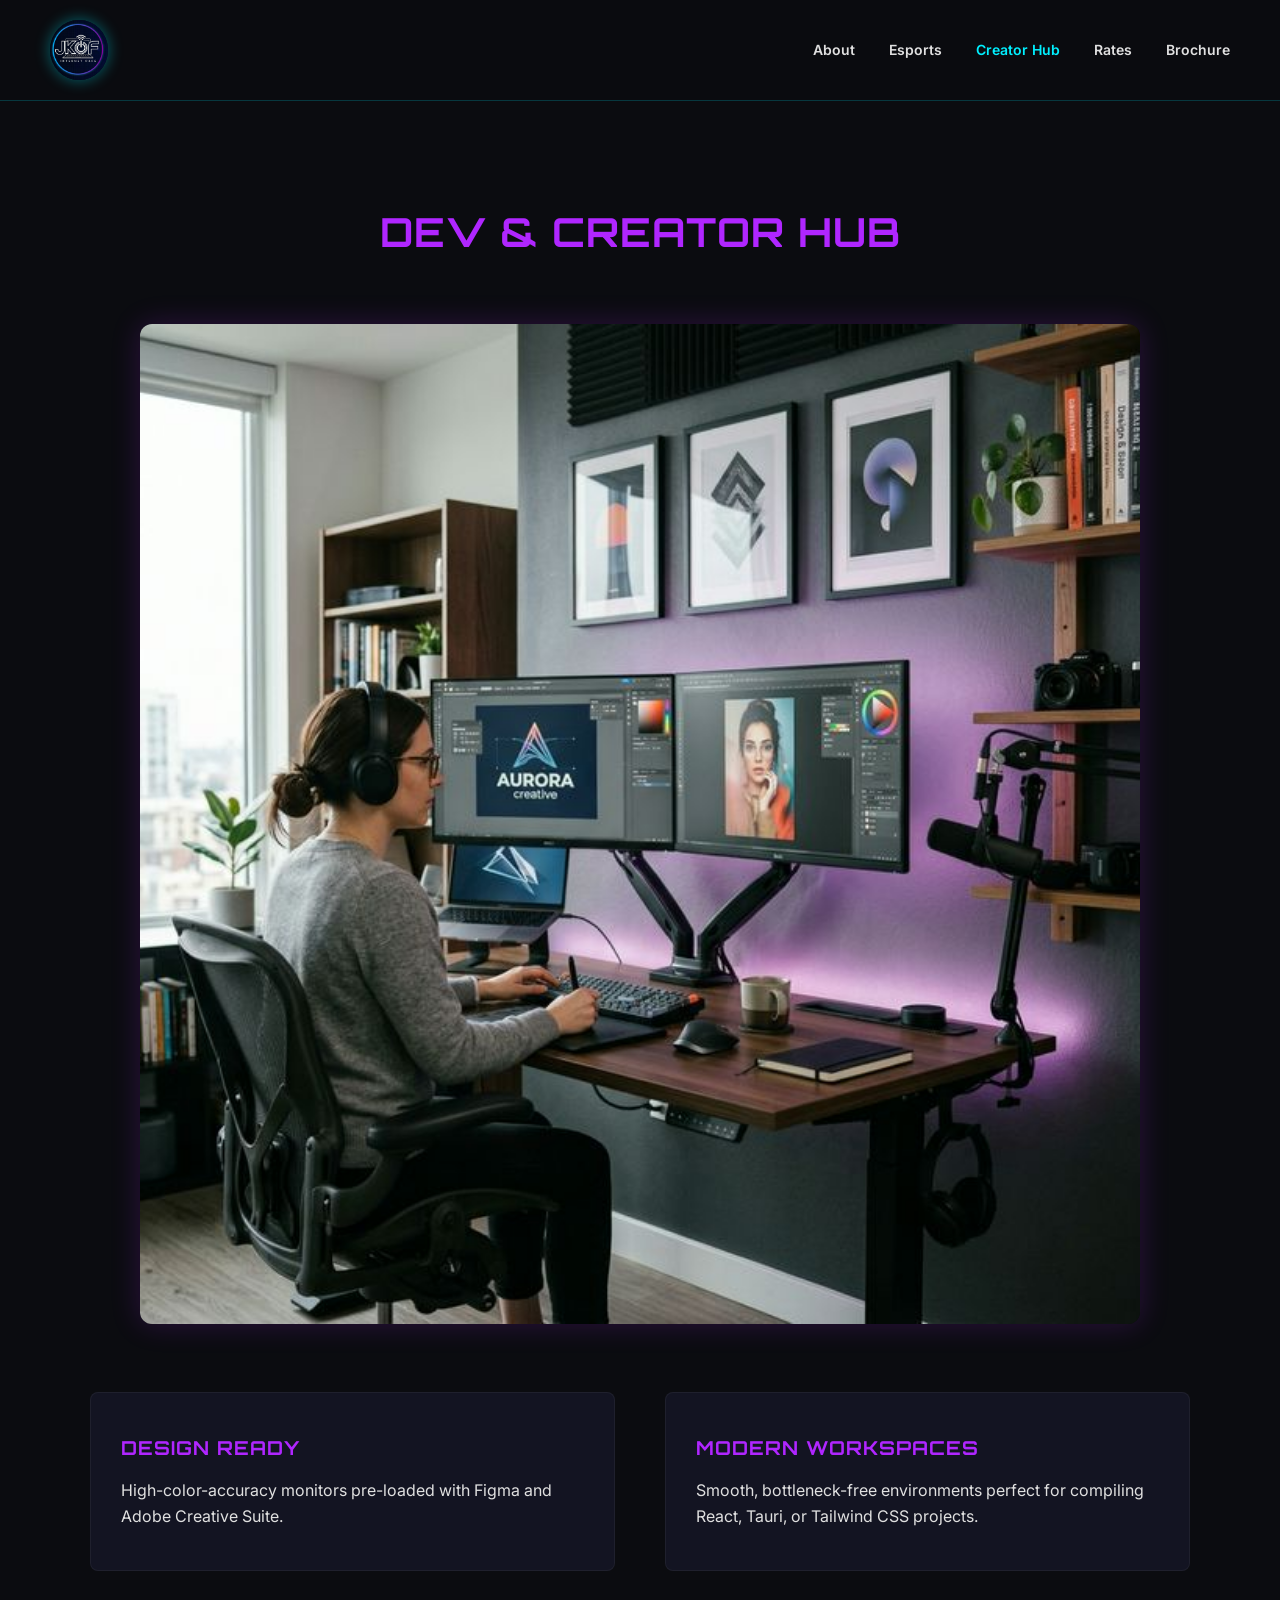
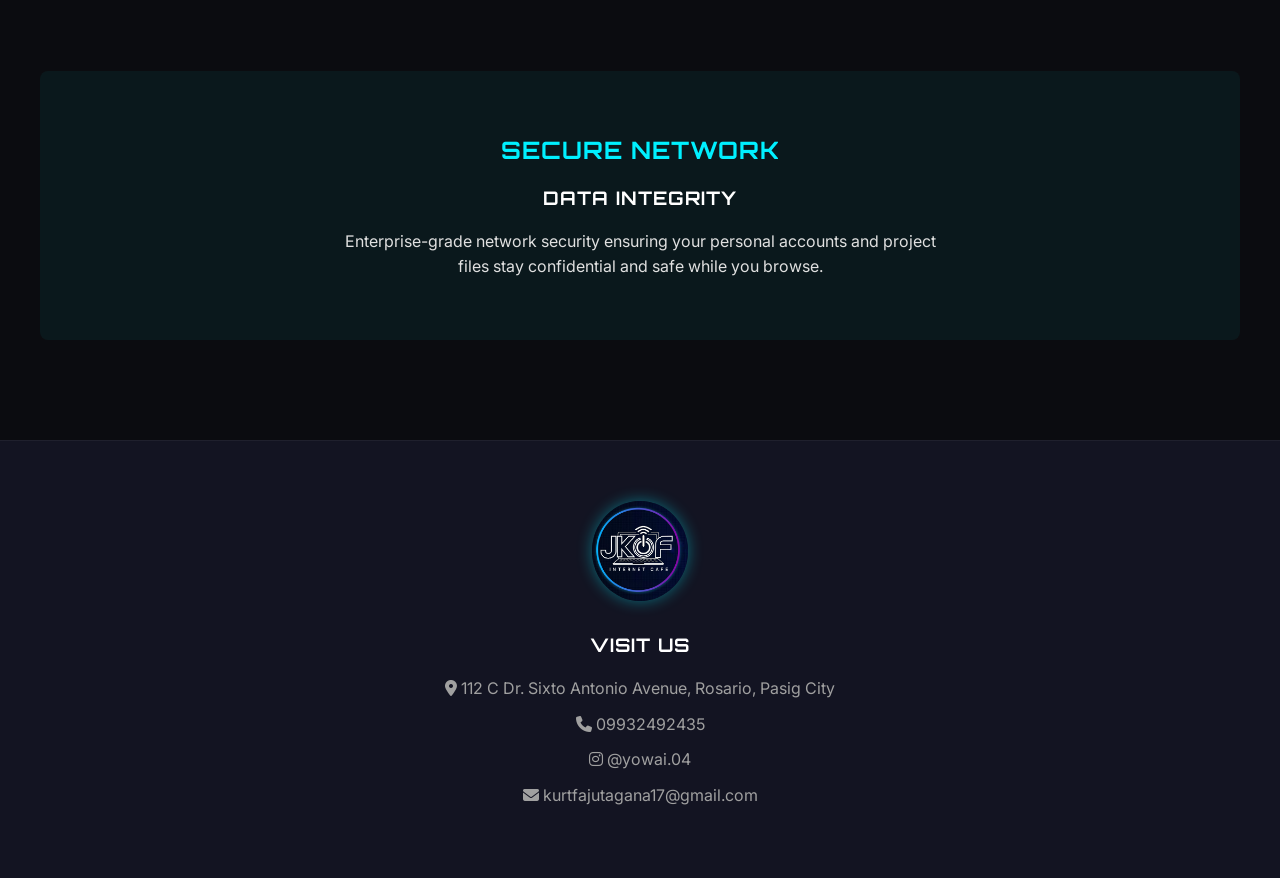
<file: components/hub.html>
<!DOCTYPE html>
<html lang="en">

<head>
    <meta charset="UTF-8">
    <meta name="viewport" content="width=device-width, initial-scale=1.0">
    <title>JKOF Internet Cafe - Creator Hub</title>
    <link rel="icon" href="../images/logo.jpg">
    <link href="https://fonts.googleapis.com/css2?family=Inter:wght@400;600&family=Orbitron:wght@700;900&display=swap"
        rel="stylesheet">
    <link rel="stylesheet" href="https://cdnjs.cloudflare.com/ajax/libs/font-awesome/6.4.0/css/all.min.css">
    <link rel="stylesheet" href="../styles/style.css">
    <style>
        body {
            padding-top: 100px;
        }
    </style>
</head>

<body>

    <nav>
        <a href="../index.html" class="logo">
            <img src="../images/logo.jpg" alt="JKOF Internet Cafe" class="logo-img">
        </a>
        <div class="nav-links">
            <a href="about.html">About</a>
            <a href="arena.html">Esports</a>
            <a href="hub.html" style="color: var(--neon-cyan);">Creator Hub</a>
            <a href="rates.html">Rates</a>
            <a href="brochure.html">Brochure</a>
        </div>
    </nav>

    <section id="hub" class="fade-in">
        <h2 class="section-title" style="color: var(--neon-purple);">DEV & CREATOR HUB</h2>

        <div style="margin-bottom: 60px; text-align: center;">
            <img src="../images/creator-hub.png" alt="Creator Studio Workspace"
                style="width: 100%; max-width: 1000px; border-radius: 12px; box-shadow: 0 0 30px rgba(176, 38, 255, 0.2);">
        </div>

        <div class="grid-2">
            <div class="card purple-border">
                <h3>DESIGN READY</h3>
                <p>High-color-accuracy monitors pre-loaded with Figma and Adobe Creative Suite.</p>
            </div>
            <div class="card purple-border">
                <h3>MODERN WORKSPACES</h3>
                <p>Smooth, bottleneck-free environments perfect for compiling React, Tauri, or Tailwind CSS
                    projects.</p>
            </div>
        </div>
    </section>

    <section class="fade-in"
        style="background: rgba(0, 240, 255, 0.05); border-radius: 8px; text-align: center; padding: 60px 20px; max-width: 1200px; margin: 0 auto 100px auto;">
        <h2 style="color: var(--neon-cyan); margin-bottom: 15px;">SECURE NETWORK</h2>
        <h3 style="color: #fff; margin-bottom: 15px;">DATA INTEGRITY</h3>
        <p style="max-width: 600px; margin: 0 auto;">Enterprise-grade network security ensuring your personal accounts
            and project files stay confidential and safe while you browse.</p>
    </section>

    <footer>
        <div style="display: flex; justify-content: center; margin-bottom: 30px;">
            <a href="../index.html" class="logo">
                <img src="../images/logo.jpg" alt="JKOF Internet Cafe" class="logo-img" style="height: 100px;">
            </a>
        </div>
        <div class="footer-info">
            <h3 style="color: #fff; margin-bottom: 15px;">Visit us</h3>
            <p><i class="fas fa-map-marker-alt"></i> 112 C Dr. Sixto Antonio Avenue, Rosario, Pasig City</p>
            <p><i class="fas fa-phone"></i> 09932492435</p>
            <p><i class="fab fa-instagram"></i> @yowai.04</p>
            <p><i class="fas fa-envelope"></i> kurtfajutagana17@gmail.com</p>
        </div>
    </footer>

    <script>
        const observerOptions = {
            root: null,
            rootMargin: '0px',
            threshold: 0.15
        };

        const observer = new IntersectionObserver((entries, observer) => {
            entries.forEach(entry => {
                if (entry.isIntersecting) {
                    entry.target.classList.add('visible');
                    observer.unobserve(entry.target);
                }
            });
        }, observerOptions);

        document.querySelectorAll('.fade-in').forEach((element) => {
            observer.observe(element);
        });
    </script>
</body>

</html>
</file>
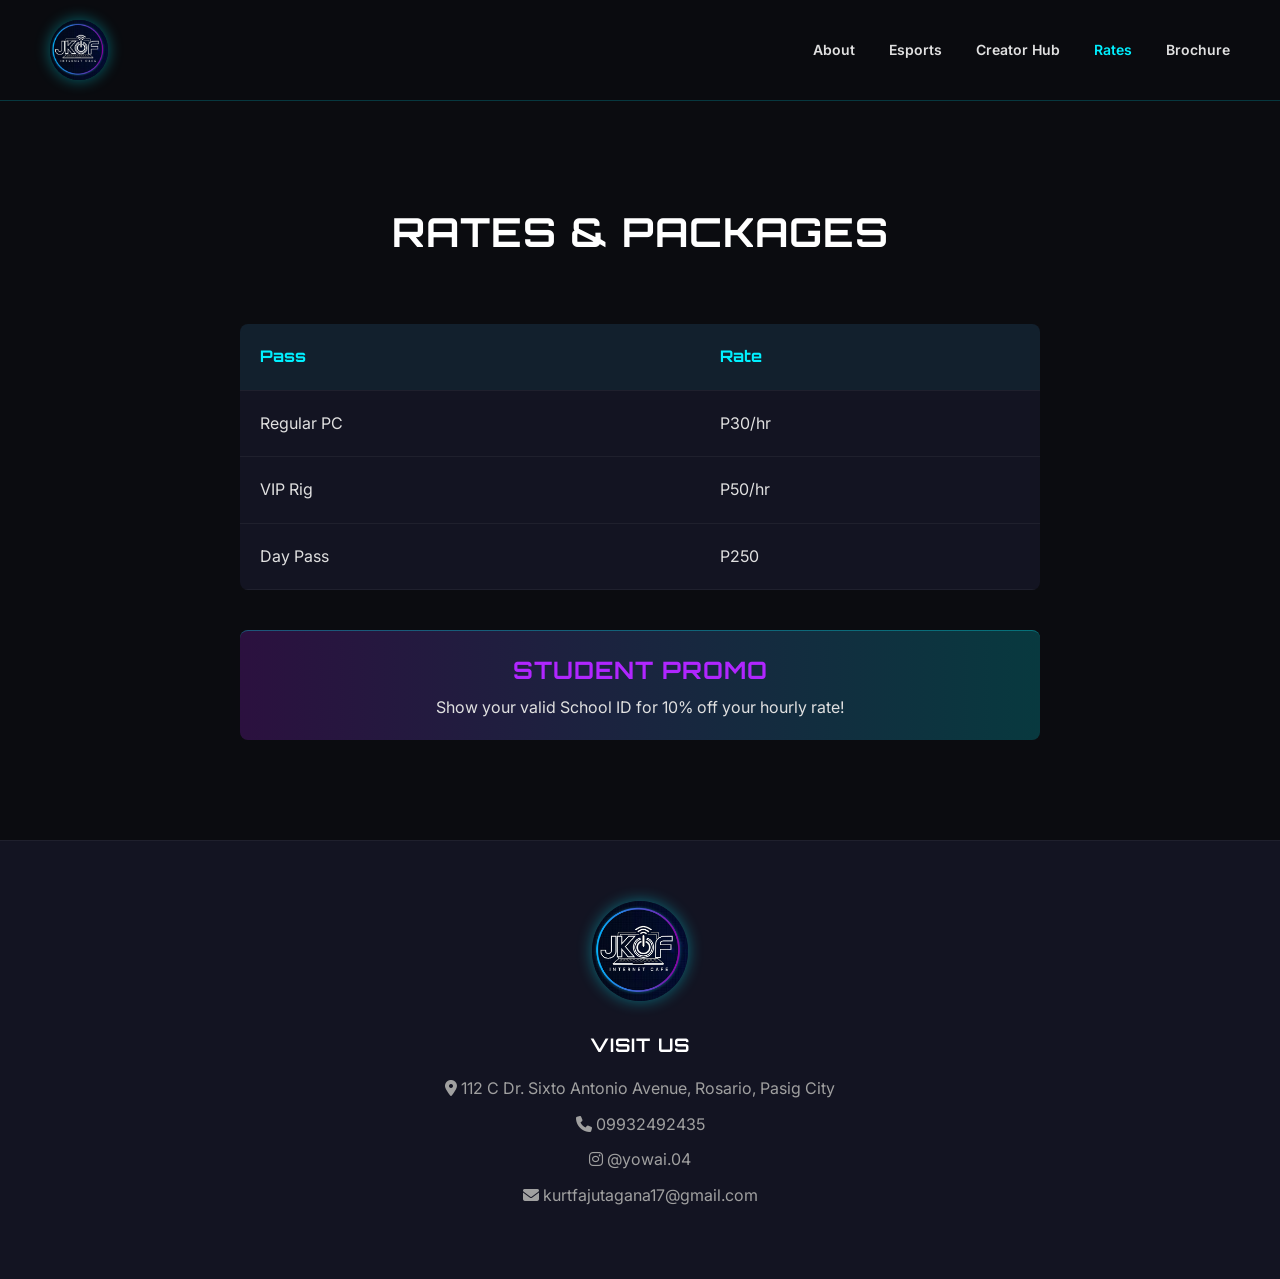
<file: components/rates.html>
<!DOCTYPE html>
<html lang="en">

<head>
    <meta charset="UTF-8">
    <meta name="viewport" content="width=device-width, initial-scale=1.0">
    <title>JKOF Internet Cafe - Rates</title>
    <link rel="icon" href="../images/logo.jpg">
    <link href="https://fonts.googleapis.com/css2?family=Inter:wght@400;600&family=Orbitron:wght@700;900&display=swap"
        rel="stylesheet">
    <link rel="stylesheet" href="https://cdnjs.cloudflare.com/ajax/libs/font-awesome/6.4.0/css/all.min.css">
    <link rel="stylesheet" href="../styles/style.css">
    <style>
        body {
            padding-top: 100px;
        }
    </style>
</head>

<body>

    <nav>
        <a href="../index.html" class="logo">
            <img src="../images/logo.jpg" alt="JKOF Internet Cafe" class="logo-img">
        </a>
        <div class="nav-links">
            <a href="about.html">About</a>
            <a href="arena.html">Esports</a>
            <a href="hub.html">Creator Hub</a>
            <a href="rates.html" style="color: var(--neon-cyan);">Rates</a>
            <a href="brochure.html">Brochure</a>
        </div>
    </nav>

    <section id="rates" class="fade-in">
        <h2 class="section-title">Rates & Packages</h2>
        <div style="max-width: 800px; margin: 0 auto;">
            <table style="margin-bottom: 40px;">
                <thead>
                    <tr>
                        <th>Pass</th>
                        <th>Rate</th>
                    </tr>
                </thead>
                <tbody>
                    <tr>
                        <td>Regular PC</td>
                        <td>P30/hr</td>
                    </tr>
                    <tr>
                        <td>VIP Rig</td>
                        <td>P50/hr</td>
                    </tr>
                    <tr>
                        <td>Day Pass</td>
                        <td>P250</td>
                    </tr>
                </tbody>
            </table>
            <div class="promo-banner" style="border-radius: 8px;">
                <h4>STUDENT PROMO</h4>
                <p>Show your valid School ID for 10% off your hourly rate!</p>
            </div>
        </div>
    </section>

    <footer>
        <div style="display: flex; justify-content: center; margin-bottom: 30px;">
            <a href="../index.html" class="logo">
                <img src="../images/logo.jpg" alt="JKOF Internet Cafe" class="logo-img" style="height: 100px;">
            </a>
        </div>
        <div class="footer-info">
            <h3 style="color: #fff; margin-bottom: 15px;">Visit us</h3>
            <p><i class="fas fa-map-marker-alt"></i> 112 C Dr. Sixto Antonio Avenue, Rosario, Pasig City</p>
            <p><i class="fas fa-phone"></i> 09932492435</p>
            <p><i class="fab fa-instagram"></i> @yowai.04</p>
            <p><i class="fas fa-envelope"></i> kurtfajutagana17@gmail.com</p>
        </div>
    </footer>

    <script>
        const observerOptions = {
            root: null,
            rootMargin: '0px',
            threshold: 0.15
        };

        const observer = new IntersectionObserver((entries, observer) => {
            entries.forEach(entry => {
                if (entry.isIntersecting) {
                    entry.target.classList.add('visible');
                    observer.unobserve(entry.target);
                }
            });
        }, observerOptions);

        document.querySelectorAll('.fade-in').forEach((element) => {
            observer.observe(element);
        });
    </script>
</body>

</html>
</file>
<file: styles/style.css>
/* CSS Variables for Brand Colors */
    :root {
        --bg-dark: #0b0c10;
        --bg-panel: #131422;
        --text-light: #e0e0e0;
        --neon-cyan: #00f0ff;
        --neon-purple: #b026ff;
        --font-main: 'Inter', sans-serif;
        --font-header: 'Orbitron', sans-serif;
    }

    /* Base Styles */
    * {
        margin: 0;
        padding: 0;
        box-sizing: border-box;
    }

    body {
        background-color: var(--bg-dark);
        color: var(--text-light);
        font-family: var(--font-main);
        line-height: 1.6;
        overflow-x: hidden;
    }

    h1,
    h2,
    h3,
    h4 {
        font-family: var(--font-header);
        text-transform: uppercase;
        letter-spacing: 1px;
    }

    /* Navigation */
    nav {
        position: fixed;
        top: 0;
        width: 100%;
        padding: 20px 50px;
        background: rgba(11, 12, 16, 0.9);
        backdrop-filter: blur(10px);
        display: flex;
        justify-content: space-between;
        align-items: center;
        z-index: 1000;
        border-bottom: 1px solid rgba(0, 240, 255, 0.2);
    }

    .logo {
        display: flex;
        align-items: center;
        text-decoration: none;
    }

    .logo-img {
        height: 60px;
        width: auto;
        border-radius: 50%;
        box-shadow: 0 0 15px rgba(0, 240, 255, 0.4);
        transition: all 0.3s ease;
    }

    .logo-img:hover {
        box-shadow: 0 0 25px rgba(176, 38, 255, 0.8);
        transform: scale(1.05);
    }

    .nav-links a {
        color: var(--text-light);
        text-decoration: none;
        margin-left: 30px;
        font-size: 14px;
        font-weight: 600;
        transition: color 0.3s ease;
    }

    .nav-links a:hover {
        color: var(--neon-cyan);
    }

    /* Hero Section */
    .hero {
        height: 100vh;
        display: flex;
        flex-direction: column;
        justify-content: center;
        align-items: center;
        text-align: center;
        padding: 0 20px;
        background: radial-gradient(circle at center, #1a1b30 0%, var(--bg-dark) 70%);
    }

    .hero h1 {
        font-size: 4rem;
        margin-bottom: 20px;
    }

    .hero h1 span {
        color: var(--neon-cyan);
        text-shadow: 0 0 10px rgba(0, 240, 255, 0.5);
    }

    .hero p {
        font-size: 1.2rem;
        max-width: 600px;
        margin-bottom: 40px;
        color: #a0a0a0;
    }

    .btn {
        padding: 15px 30px;
        background-color: var(--neon-cyan);
        color: var(--bg-dark);
        text-decoration: none;
        font-family: var(--font-header);
        font-weight: 700;
        border-radius: 4px;
        transition: all 0.3s ease;
        box-shadow: 0 0 15px rgba(0, 240, 255, 0.4);
    }

    .btn:hover {
        background-color: #fff;
        box-shadow: 0 0 25px rgba(0, 240, 255, 0.8);
    }

    /* Section Layouts */
    section {
        padding: 100px 50px;
        max-width: 1200px;
        margin: 0 auto;
    }

    .section-title {
        text-align: center;
        font-size: 2.5rem;
        margin-bottom: 60px;
        color: #fff;
    }

    .grid-3 {
        display: grid;
        grid-template-columns: repeat(auto-fit, minmax(300px, 1fr));
        gap: 30px;
    }

    .grid-2 {
        display: grid;
        grid-template-columns: repeat(auto-fit, minmax(400px, 1fr));
        gap: 50px;
    }

    /* Cards */
    .card {
        background: var(--bg-panel);
        padding: 40px 30px;
        border-radius: 8px;
        border: 1px solid rgba(255, 255, 255, 0.05);
        transition: transform 0.3s ease, border-color 0.3s ease;
    }

    .card:hover {
        transform: translateY(-5px);
        border-color: var(--neon-cyan);
    }

    .card h3 {
        color: var(--neon-cyan);
        margin-bottom: 15px;
        font-size: 1.2rem;
    }

    .card.purple-border:hover {
        border-color: var(--neon-purple);
    }

    .card.purple-border h3 {
        color: var(--neon-purple);
    }

    /* Rates Table */
    table {
        width: 100%;
        border-collapse: collapse;
        background: var(--bg-panel);
        border-radius: 8px;
        overflow: hidden;
    }

    th,
    td {
        padding: 20px;
        text-align: left;
        border-bottom: 1px solid rgba(255, 255, 255, 0.05);
    }

    th {
        color: var(--neon-cyan);
        font-family: var(--font-header);
        background: rgba(0, 240, 255, 0.05);
    }

    .promo-banner {
        background: linear-gradient(90deg, rgba(176, 38, 255, 0.2), rgba(0, 240, 255, 0.2));
        padding: 20px;
        text-align: center;
        border-top: 1px solid rgba(0, 240, 255, 0.3);
    }

    .promo-banner h4 {
        color: var(--neon-purple);
        font-size: 1.5rem;
        margin-bottom: 5px;
    }

    /* Footer */
    footer {
        background: var(--bg-panel);
        padding: 60px 50px;
        text-align: center;
        border-top: 1px solid rgba(255, 255, 255, 0.05);
    }

    .footer-info p {
        margin-bottom: 10px;
        color: #a0a0a0;
    }

    /* Fade-in Animation Classes */
    .fade-in {
        opacity: 0;
        transform: translateY(30px);
        transition: opacity 0.8s ease, transform 0.8s ease;
    }

    .fade-in.visible {
        opacity: 1;
        transform: translateY(0);
    }

    /* Responsive */
    @media (max-width: 1024px) {
        nav {
            padding: 20px 30px;
        }
        .grid-2 {
            gap: 30px;
        }
    }

    @media (max-width: 768px) {
        nav {
            padding: 15px 20px;
            flex-direction: column;
            gap: 15px;
        }

        .nav-links {
            display: flex;
            flex-wrap: wrap;
            justify-content: center;
        }

        .nav-links a {
            margin: 5px 12px;
            font-size: 13px;
        }

        .hero h1 {
            font-size: 2.8rem;
        }

        .hero p {
            font-size: 1rem;
            margin-bottom: 30px;
        }

        section {
            padding: 60px 20px;
        }

        .section-title {
            font-size: 2rem;
            margin-bottom: 40px;
        }

        .grid-3, .grid-2 {
            grid-template-columns: 1fr;
            gap: 20px;
        }

        .download-btn {
            padding: 12px 25px;
            font-size: 1rem;
        }

        table {
            width: 100%;
        }
    }

    @media (max-width: 480px) {
        nav {
            padding: 10px 15px;
            gap: 10px;
        }

        .logo-img {
            height: 45px;
        }

        .nav-links a {
            margin: 5px 8px;
            font-size: 12px;
        }

        .hero h1 {
            font-size: 2.2rem;
        }

        .section-title {
            font-size: 1.6rem;
            margin-bottom: 30px;
        }

        .card {
            padding: 30px 20px;
        }

        footer {
            padding: 40px 20px;
        }
    }
</file>
<file: style.css>
/* CSS Variables for Brand Colors */
    :root {
        --bg-dark: #0b0c10;
        --bg-panel: #131422;
        --text-light: #e0e0e0;
        --neon-cyan: #00f0ff;
        --neon-purple: #b026ff;
        --font-main: 'Inter', sans-serif;
        --font-header: 'Orbitron', sans-serif;
    }

    /* Base Styles */
    * {
        margin: 0;
        padding: 0;
        box-sizing: border-box;
    }

    body {
        background-color: var(--bg-dark);
        color: var(--text-light);
        font-family: var(--font-main);
        line-height: 1.6;
        overflow-x: hidden;
    }

    h1,
    h2,
    h3,
    h4 {
        font-family: var(--font-header);
        text-transform: uppercase;
        letter-spacing: 1px;
    }

    /* Navigation */
    nav {
        position: fixed;
        top: 0;
        width: 100%;
        padding: 20px 50px;
        background: rgba(11, 12, 16, 0.9);
        backdrop-filter: blur(10px);
        display: flex;
        justify-content: space-between;
        align-items: center;
        z-index: 1000;
        border-bottom: 1px solid rgba(0, 240, 255, 0.2);
    }

    .logo {
        display: flex;
        align-items: center;
        text-decoration: none;
    }

    .logo-img {
        height: 60px;
        width: auto;
        border-radius: 50%;
        box-shadow: 0 0 15px rgba(0, 240, 255, 0.4);
        transition: all 0.3s ease;
    }

    .logo-img:hover {
        box-shadow: 0 0 25px rgba(176, 38, 255, 0.8);
        transform: scale(1.05);
    }

    .nav-links a {
        color: var(--text-light);
        text-decoration: none;
        margin-left: 30px;
        font-size: 14px;
        font-weight: 600;
        transition: color 0.3s ease;
    }

    .nav-links a:hover {
        color: var(--neon-cyan);
    }

    /* Hero Section */
    .hero {
        height: 100vh;
        display: flex;
        flex-direction: column;
        justify-content: center;
        align-items: center;
        text-align: center;
        padding: 0 20px;
        background: radial-gradient(circle at center, #1a1b30 0%, var(--bg-dark) 70%);
    }

    .hero h1 {
        font-size: 4rem;
        margin-bottom: 20px;
    }

    .hero h1 span {
        color: var(--neon-cyan);
        text-shadow: 0 0 10px rgba(0, 240, 255, 0.5);
    }

    .hero p {
        font-size: 1.2rem;
        max-width: 600px;
        margin-bottom: 40px;
        color: #a0a0a0;
    }

    .btn {
        padding: 15px 30px;
        background-color: var(--neon-cyan);
        color: var(--bg-dark);
        text-decoration: none;
        font-family: var(--font-header);
        font-weight: 700;
        border-radius: 4px;
        transition: all 0.3s ease;
        box-shadow: 0 0 15px rgba(0, 240, 255, 0.4);
    }

    .btn:hover {
        background-color: #fff;
        box-shadow: 0 0 25px rgba(0, 240, 255, 0.8);
    }

    /* Section Layouts */
    section {
        padding: 100px 50px;
        max-width: 1200px;
        margin: 0 auto;
    }

    .section-title {
        text-align: center;
        font-size: 2.5rem;
        margin-bottom: 60px;
        color: #fff;
    }

    .grid-3 {
        display: grid;
        grid-template-columns: repeat(auto-fit, minmax(300px, 1fr));
        gap: 30px;
    }

    .grid-2 {
        display: grid;
        grid-template-columns: repeat(auto-fit, minmax(400px, 1fr));
        gap: 50px;
    }

    /* Cards */
    .card {
        background: var(--bg-panel);
        padding: 40px 30px;
        border-radius: 8px;
        border: 1px solid rgba(255, 255, 255, 0.05);
        transition: transform 0.3s ease, border-color 0.3s ease;
    }

    .card:hover {
        transform: translateY(-5px);
        border-color: var(--neon-cyan);
    }

    .card h3 {
        color: var(--neon-cyan);
        margin-bottom: 15px;
        font-size: 1.2rem;
    }

    .card.purple-border:hover {
        border-color: var(--neon-purple);
    }

    .card.purple-border h3 {
        color: var(--neon-purple);
    }

    /* Rates Table */
    table {
        width: 100%;
        border-collapse: collapse;
        background: var(--bg-panel);
        border-radius: 8px;
        overflow: hidden;
    }

    th,
    td {
        padding: 20px;
        text-align: left;
        border-bottom: 1px solid rgba(255, 255, 255, 0.05);
    }

    th {
        color: var(--neon-cyan);
        font-family: var(--font-header);
        background: rgba(0, 240, 255, 0.05);
    }

    .promo-banner {
        background: linear-gradient(90deg, rgba(176, 38, 255, 0.2), rgba(0, 240, 255, 0.2));
        padding: 20px;
        text-align: center;
        border-top: 1px solid rgba(0, 240, 255, 0.3);
    }

    .promo-banner h4 {
        color: var(--neon-purple);
        font-size: 1.5rem;
        margin-bottom: 5px;
    }

    /* Footer */
    footer {
        background: var(--bg-panel);
        padding: 60px 50px;
        text-align: center;
        border-top: 1px solid rgba(255, 255, 255, 0.05);
    }

    .footer-info p {
        margin-bottom: 10px;
        color: #a0a0a0;
    }

    /* Fade-in Animation Classes */
    .fade-in {
        opacity: 0;
        transform: translateY(30px);
        transition: opacity 0.8s ease, transform 0.8s ease;
    }

    .fade-in.visible {
        opacity: 1;
        transform: translateY(0);
    }

    /* Responsive */
    @media (max-width: 768px) {
        nav {
            padding: 20px;
            flex-direction: column;
            gap: 15px;
        }

        .nav-links a {
            margin: 0 10px;
        }

        .hero h1 {
            font-size: 2.5rem;
        }

        section {
            padding: 60px 20px;
        }
    }
</file>
